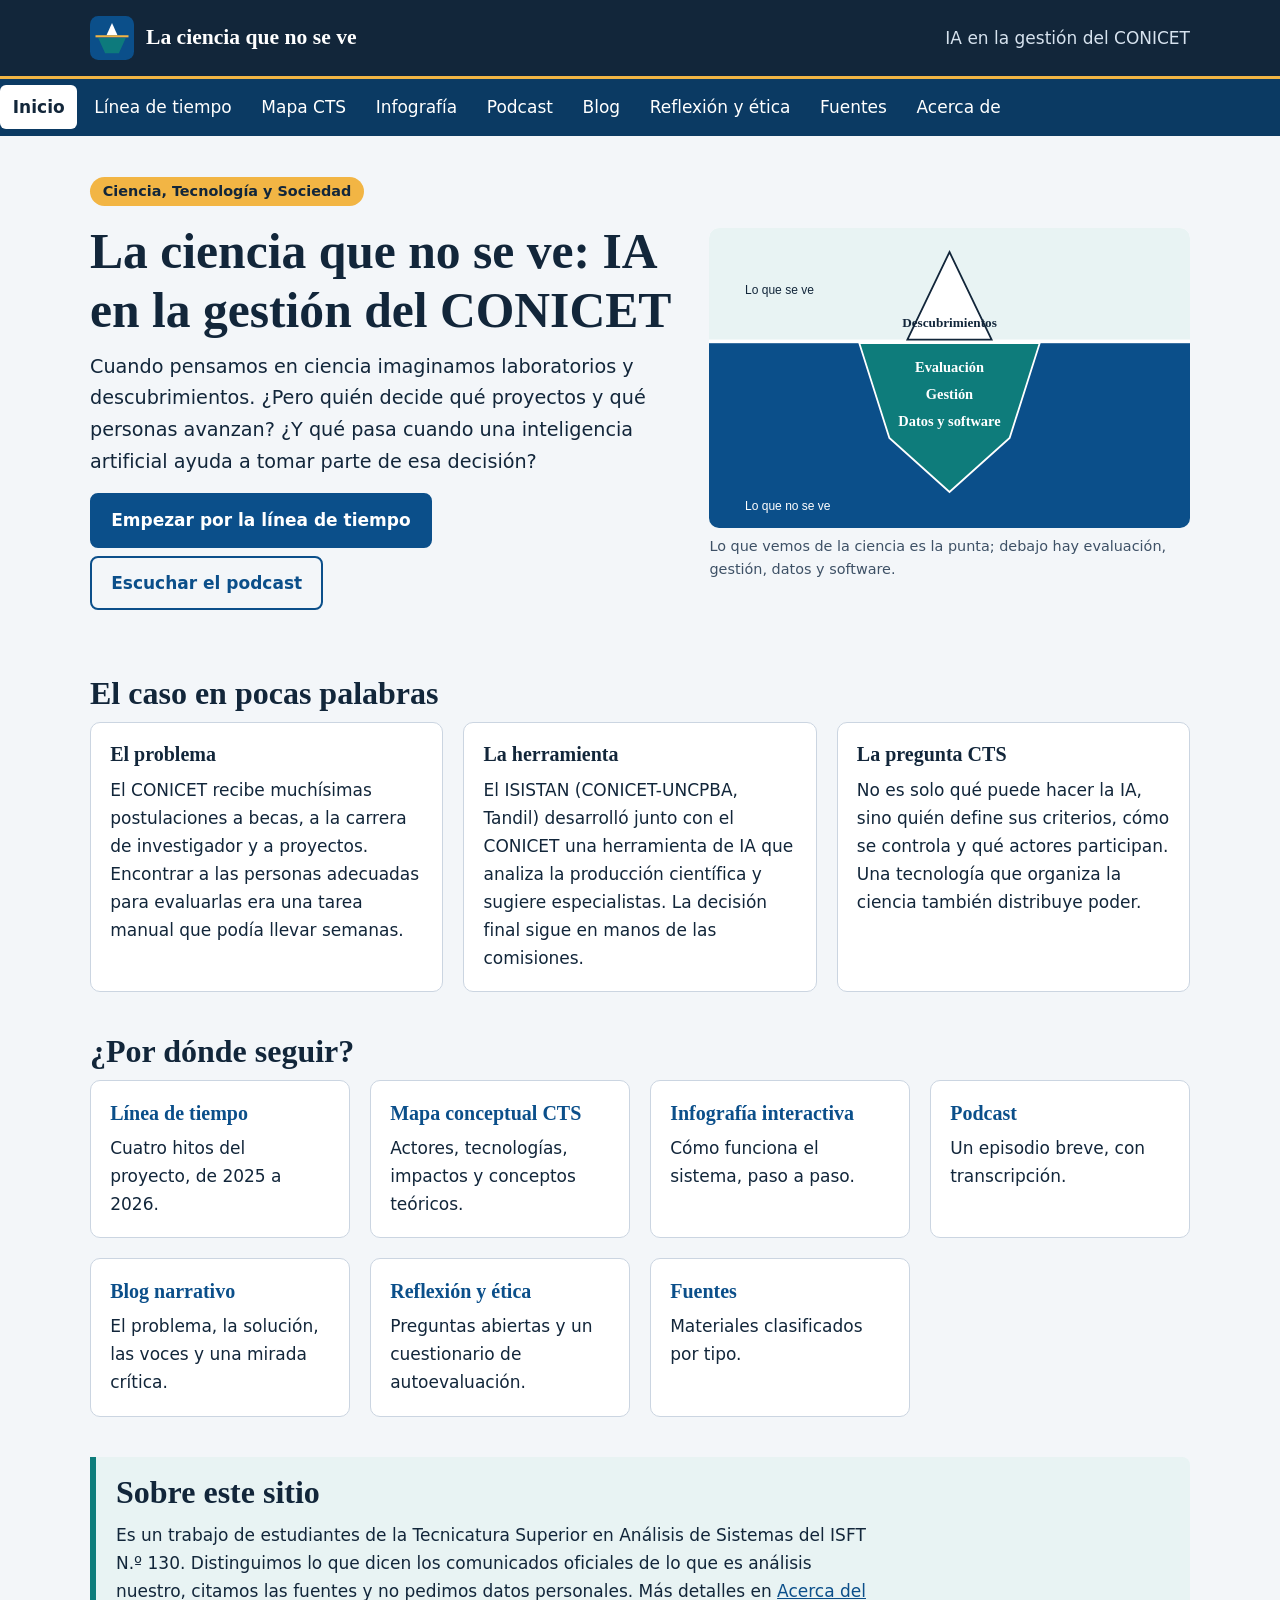
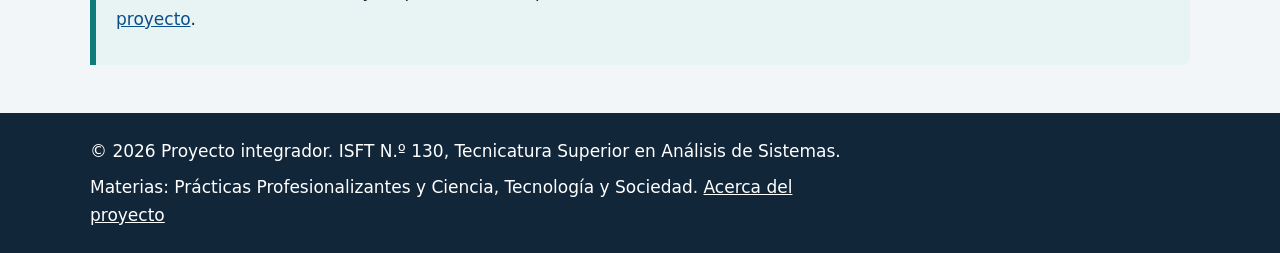
<file: index.html>
<!DOCTYPE html>
<html lang="es">
<head>
  <meta charset="UTF-8">
  <meta name="viewport" content="width=device-width, initial-scale=1.0">
  <title>Inicio | La ciencia que no se ve</title>
  <meta name="description" content="Sitio multimedia sobre cómo el CONICET usa inteligencia artificial para gestionar la ciencia: línea de tiempo, mapa conceptual, infografía, podcast y análisis CTS.">
  <meta name="robots" content="index, follow">
  <!-- Reemplazar TU-USUARIO por el usuario de GitHub al publicar el sitio -->
  <link rel="canonical" href="https://villalvaernesto.github.io/la-ciencia-que-no-se-ve/index.html">
  <link rel="icon" href="img/favicon.svg" type="image/svg+xml">
  <link rel="stylesheet" href="css/estilos.css">
  <meta property="og:type" content="website">
  <meta property="og:locale" content="es_AR">
  <meta property="og:title" content="Inicio | La ciencia que no se ve">
  <meta property="og:description" content="Sitio multimedia sobre cómo el CONICET usa inteligencia artificial para gestionar la ciencia: línea de tiempo, mapa conceptual, infografía, podcast y análisis CTS.">
  <meta property="og:url" content="https://villalvaernesto.github.io/la-ciencia-que-no-se-ve/index.html">
  <meta property="og:image" content="https://villalvaernesto.github.io/la-ciencia-que-no-se-ve/img/og-portada.png">
  <script src="js/sitio.js" defer></script>
</head>
<body>
  <a class="salto" href="#contenido">Saltar al contenido principal</a>

  <header class="cabecera">
    <div class="contenedor cabecera__interior">
      <a class="marca" href="index.html"><img src="img/logo.svg" alt="" width="44" height="44"><span>La ciencia que no se ve</span></a>
      <p class="lema">IA en la gestión del CONICET</p>
    </div>
    <nav class="menu" aria-label="Navegación principal">
      <ul class="contenedor">
        <li><a href="index.html" aria-current="page">Inicio</a></li>
        <li><a href="linea-de-tiempo.html">Línea de tiempo</a></li>
        <li><a href="mapa-conceptual.html">Mapa CTS</a></li>
        <li><a href="infografia.html">Infografía</a></li>
        <li><a href="podcast.html">Podcast</a></li>
        <li><a href="blog.html">Blog</a></li>
        <li><a href="reflexion.html">Reflexión y ética</a></li>
        <li><a href="fuentes.html">Fuentes</a></li>
        <li><a href="acerca.html">Acerca de</a></li>
      </ul>
    </nav>
  </header>

  <main id="contenido">

    <section class="hero contenedor" aria-labelledby="titulo-inicio">
      <div>
        <p class="etiqueta">Ciencia, Tecnología y Sociedad</p>
        <h1 id="titulo-inicio">La ciencia que no se ve: IA en la gestión del CONICET</h1>
        <p class="bajada">Cuando pensamos en ciencia imaginamos laboratorios y descubrimientos. ¿Pero quién decide qué proyectos y qué personas avanzan? ¿Y qué pasa cuando una inteligencia artificial ayuda a tomar parte de esa decisión?</p>
        <p>
          <a class="boton" href="linea-de-tiempo.html">Empezar por la línea de tiempo</a>
          <a class="boton boton--secundario" href="podcast.html">Escuchar el podcast</a>
        </p>
      </div>
      <figure>
        <img src="img/iceberg.svg" alt="Dibujo de un iceberg. La punta, sobre el agua, dice Descubrimientos. La masa grande bajo el agua dice Evaluación, Gestión, Datos y software." width="800" height="500">
        <figcaption>Lo que vemos de la ciencia es la punta; debajo hay evaluación, gestión, datos y software.</figcaption>
      </figure>
    </section>

    <section class="contenedor" aria-labelledby="titulo-caso">
      <h2 id="titulo-caso">El caso en pocas palabras</h2>
      <div class="tarjetas">
        <article class="tarjeta">
          <h3>El problema</h3>
          <p>El CONICET recibe muchísimas postulaciones a becas, a la carrera de investigador y a proyectos. Encontrar a las personas adecuadas para evaluarlas era una tarea manual que podía llevar semanas.</p>
        </article>
        <article class="tarjeta">
          <h3>La herramienta</h3>
          <p>El ISISTAN (CONICET-UNCPBA, Tandil) desarrolló junto con el CONICET una herramienta de IA que analiza la producción científica y sugiere especialistas. La decisión final sigue en manos de las comisiones.</p>
        </article>
        <article class="tarjeta">
          <h3>La pregunta CTS</h3>
          <p>No es solo qué puede hacer la IA, sino quién define sus criterios, cómo se controla y qué actores participan. Una tecnología que organiza la ciencia también distribuye poder.</p>
        </article>
      </div>
    </section>

    <section class="contenedor" aria-labelledby="titulo-menu">
      <h2 id="titulo-menu">¿Por dónde seguir?</h2>
      <ul class="tarjetas">
        <li class="tarjeta tarjeta--enlace"><a href="linea-de-tiempo.html"><h3>Línea de tiempo</h3><span>Cuatro hitos del proyecto, de 2025 a 2026.</span></a></li>
        <li class="tarjeta tarjeta--enlace"><a href="mapa-conceptual.html"><h3>Mapa conceptual CTS</h3><span>Actores, tecnologías, impactos y conceptos teóricos.</span></a></li>
        <li class="tarjeta tarjeta--enlace"><a href="infografia.html"><h3>Infografía interactiva</h3><span>Cómo funciona el sistema, paso a paso.</span></a></li>
        <li class="tarjeta tarjeta--enlace"><a href="podcast.html"><h3>Podcast</h3><span>Un episodio breve, con transcripción.</span></a></li>
        <li class="tarjeta tarjeta--enlace"><a href="blog.html"><h3>Blog narrativo</h3><span>El problema, la solución, las voces y una mirada crítica.</span></a></li>
        <li class="tarjeta tarjeta--enlace"><a href="reflexion.html"><h3>Reflexión y ética</h3><span>Preguntas abiertas y un cuestionario de autoevaluación.</span></a></li>
        <li class="tarjeta tarjeta--enlace"><a href="fuentes.html"><h3>Fuentes</h3><span>Materiales clasificados por tipo.</span></a></li>
      </ul>
    </section>

    <aside class="contenedor nota" aria-labelledby="titulo-nota">
      <h2 id="titulo-nota">Sobre este sitio</h2>
      <p>Es un trabajo de estudiantes de la Tecnicatura Superior en Análisis de Sistemas del ISFT N.º 130. Distinguimos lo que dicen los comunicados oficiales de lo que es análisis nuestro, citamos las fuentes y no pedimos datos personales. Más detalles en <a href="acerca.html">Acerca del proyecto</a>.</p>
    </aside>

  </main>

  <footer class="pie">
    <div class="contenedor pie__interior">
      <p>© 2026 Proyecto integrador. ISFT N.º 130, Tecnicatura Superior en Análisis de Sistemas.</p>
      <p>Materias: Prácticas Profesionalizantes y Ciencia, Tecnología y Sociedad. <a href="acerca.html">Acerca del proyecto</a></p>
    </div>
  </footer>
</body>
</html>
</file>
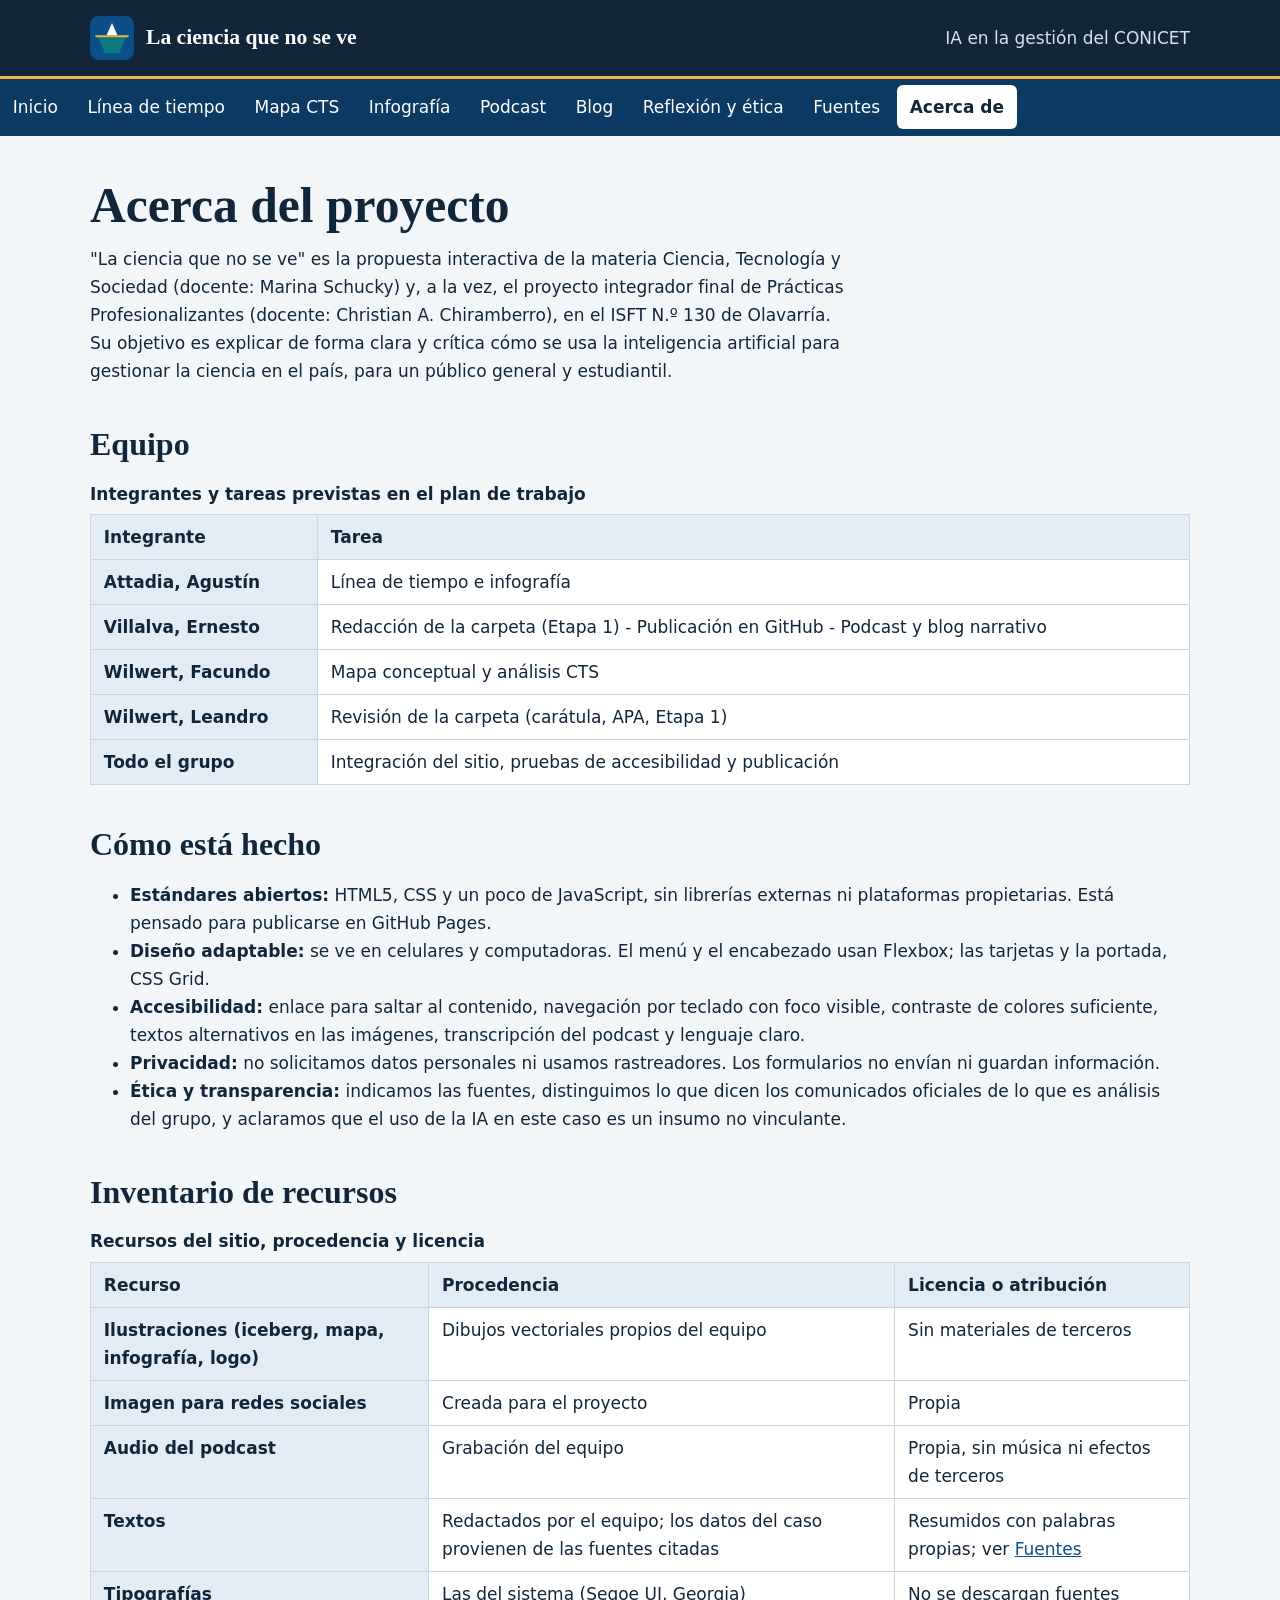
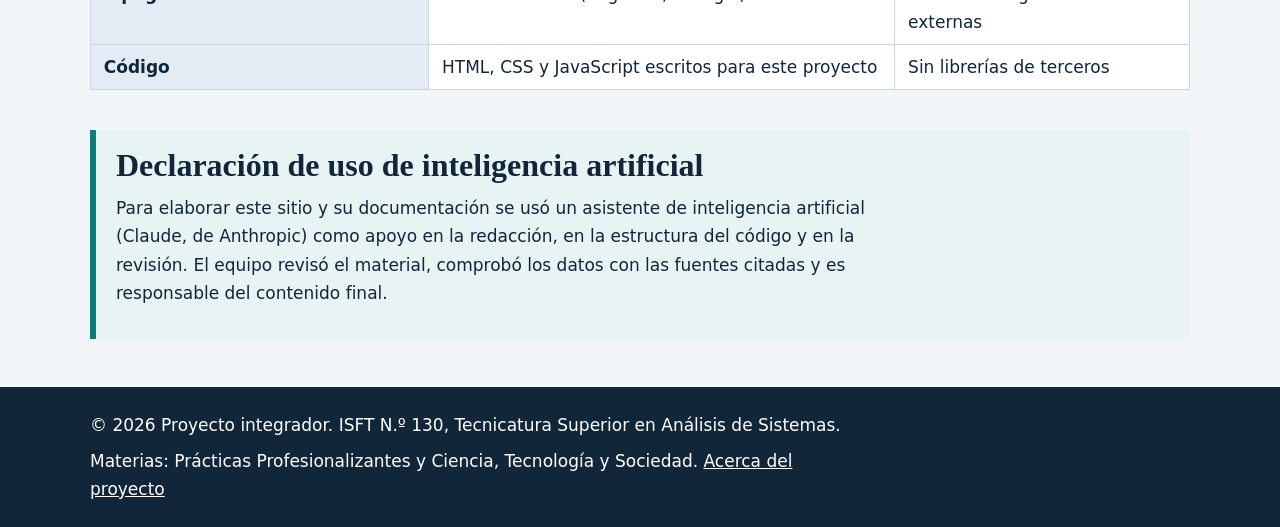
<file: acerca.html>
<!DOCTYPE html>
<html lang="es">
<head>
  <meta charset="UTF-8">
  <meta name="viewport" content="width=device-width, initial-scale=1.0">
  <title>Acerca del proyecto | La ciencia que no se ve</title>
  <meta name="description" content="Equipo, objetivos, accesibilidad, privacidad, inventario de recursos y declaración de uso de inteligencia artificial del proyecto La ciencia que no se ve.">
  <meta name="robots" content="index, follow">
  <link rel="canonical" href="https://villalvaernesto.github.io/la-ciencia-que-no-se-ve/acerca.html">
  <link rel="icon" href="img/favicon.svg" type="image/svg+xml">
  <link rel="stylesheet" href="css/estilos.css">
  <meta property="og:type" content="website">
  <meta property="og:locale" content="es_AR">
  <meta property="og:title" content="Acerca del proyecto | La ciencia que no se ve">
  <meta property="og:description" content="Equipo, objetivos, accesibilidad, privacidad, inventario de recursos y declaración de uso de inteligencia artificial del proyecto La ciencia que no se ve.">
  <meta property="og:url" content="https://villalvaernesto.github.io/la-ciencia-que-no-se-ve/acerca.html">
  <meta property="og:image" content="https://villalvaernesto.github.io/la-ciencia-que-no-se-ve/img/og-portada.png">
  <script src="js/sitio.js" defer></script>
</head>
<body>
  <a class="salto" href="#contenido">Saltar al contenido principal</a>

  <header class="cabecera">
    <div class="contenedor cabecera__interior">
      <a class="marca" href="index.html"><img src="img/logo.svg" alt="" width="44" height="44"><span>La ciencia que no se ve</span></a>
      <p class="lema">IA en la gestión del CONICET</p>
    </div>
    <nav class="menu" aria-label="Navegación principal">
      <ul class="contenedor">
        <li><a href="index.html">Inicio</a></li>
        <li><a href="linea-de-tiempo.html">Línea de tiempo</a></li>
        <li><a href="mapa-conceptual.html">Mapa CTS</a></li>
        <li><a href="infografia.html">Infografía</a></li>
        <li><a href="podcast.html">Podcast</a></li>
        <li><a href="blog.html">Blog</a></li>
        <li><a href="reflexion.html">Reflexión y ética</a></li>
        <li><a href="fuentes.html">Fuentes</a></li>
        <li><a href="acerca.html" aria-current="page">Acerca de</a></li>
      </ul>
    </nav>
  </header>

  <main id="contenido" class="contenedor">

    <section aria-labelledby="titulo-acerca">
      <h1 id="titulo-acerca">Acerca del proyecto</h1>
      <p>"La ciencia que no se ve" es la propuesta interactiva de la materia Ciencia, Tecnología y Sociedad (docente: Marina Schucky) y, a la vez, el proyecto integrador final de Prácticas Profesionalizantes (docente: Christian A. Chiramberro), en el ISFT N.º 130 de Olavarría. Su objetivo es explicar de forma clara y crítica cómo se usa la inteligencia artificial para gestionar la ciencia en el país, para un público general y estudiantil.</p>
    </section>

    <section aria-labelledby="titulo-equipo">
      <h2 id="titulo-equipo">Equipo</h2>
      <div class="tabla-scroll">
        <table>
          <caption>Integrantes y tareas previstas en el plan de trabajo</caption>
          <thead><tr><th scope="col">Integrante</th><th scope="col">Tarea</th></tr></thead>
          <tbody>
            <tr><th scope="row">Attadia, Agustín</th><td>Línea de tiempo e infografía</td></tr>
            <tr><th scope="row">Villalva, Ernesto</th><td>Redacción de la carpeta (Etapa 1) - Publicación en GitHub - Podcast y blog narrativo</td></tr>
            <tr><th scope="row">Wilwert, Facundo</th><td>Mapa conceptual y análisis CTS</td></tr>
            <tr><th scope="row">Wilwert, Leandro</th><td>Revisión de la carpeta (carátula, APA, Etapa 1)</td></tr>
            <tr><th scope="row">Todo el grupo</th><td>Integración del sitio, pruebas de accesibilidad y publicación</td></tr>
          </tbody>
        </table>
      </div>
    </section>

    <section aria-labelledby="titulo-tecnica">
      <h2 id="titulo-tecnica">Cómo está hecho</h2>
      <ul>
        <li><strong>Estándares abiertos:</strong> HTML5, CSS y un poco de JavaScript, sin librerías externas ni plataformas propietarias. Está pensado para publicarse en GitHub Pages.</li>
        <li><strong>Diseño adaptable:</strong> se ve en celulares y computadoras. El menú y el encabezado usan Flexbox; las tarjetas y la portada, CSS Grid.</li>
        <li><strong>Accesibilidad:</strong> enlace para saltar al contenido, navegación por teclado con foco visible, contraste de colores suficiente, textos alternativos en las imágenes, transcripción del podcast y lenguaje claro.</li>
        <li><strong>Privacidad:</strong> no solicitamos datos personales ni usamos rastreadores. Los formularios no envían ni guardan información.</li>
        <li><strong>Ética y transparencia:</strong> indicamos las fuentes, distinguimos lo que dicen los comunicados oficiales de lo que es análisis del grupo, y aclaramos que el uso de la IA en este caso es un insumo no vinculante.</li>
      </ul>
    </section>

    <section aria-labelledby="titulo-recursos">
      <h2 id="titulo-recursos">Inventario de recursos</h2>
      <div class="tabla-scroll">
        <table>
          <caption>Recursos del sitio, procedencia y licencia</caption>
          <thead><tr><th scope="col">Recurso</th><th scope="col">Procedencia</th><th scope="col">Licencia o atribución</th></tr></thead>
          <tbody>
            <tr><th scope="row">Ilustraciones (iceberg, mapa, infografía, logo)</th><td>Dibujos vectoriales propios del equipo</td><td>Sin materiales de terceros</td></tr>
            <tr><th scope="row">Imagen para redes sociales</th><td>Creada para el proyecto</td><td>Propia</td></tr>
            <tr><th scope="row">Audio del podcast</th><td>Grabación del equipo</td><td>Propia, sin música ni efectos de terceros</td></tr>
            <tr><th scope="row">Textos</th><td>Redactados por el equipo; los datos del caso provienen de las fuentes citadas</td><td>Resumidos con palabras propias; ver <a href="fuentes.html">Fuentes</a></td></tr>
            <tr><th scope="row">Tipografías</th><td>Las del sistema (Segoe UI, Georgia)</td><td>No se descargan fuentes externas</td></tr>
            <tr><th scope="row">Código</th><td>HTML, CSS y JavaScript escritos para este proyecto</td><td>Sin librerías de terceros</td></tr>
          </tbody>
        </table>
      </div>
    </section>

    <section class="nota" aria-labelledby="titulo-ia">
      <h2 id="titulo-ia">Declaración de uso de inteligencia artificial</h2>
      <p>Para elaborar este sitio y su documentación se usó un asistente de inteligencia artificial (Claude, de Anthropic) como apoyo en la redacción, en la estructura del código y en la revisión. El equipo revisó el material, comprobó los datos con las fuentes citadas y es responsable del contenido final.</p>
    </section>

  </main>

  <footer class="pie">
    <div class="contenedor pie__interior">
      <p>© 2026 Proyecto integrador. ISFT N.º 130, Tecnicatura Superior en Análisis de Sistemas.</p>
      <p>Materias: Prácticas Profesionalizantes y Ciencia, Tecnología y Sociedad. <a href="acerca.html">Acerca del proyecto</a></p>
    </div>
  </footer>
</body>
</html>
</file>
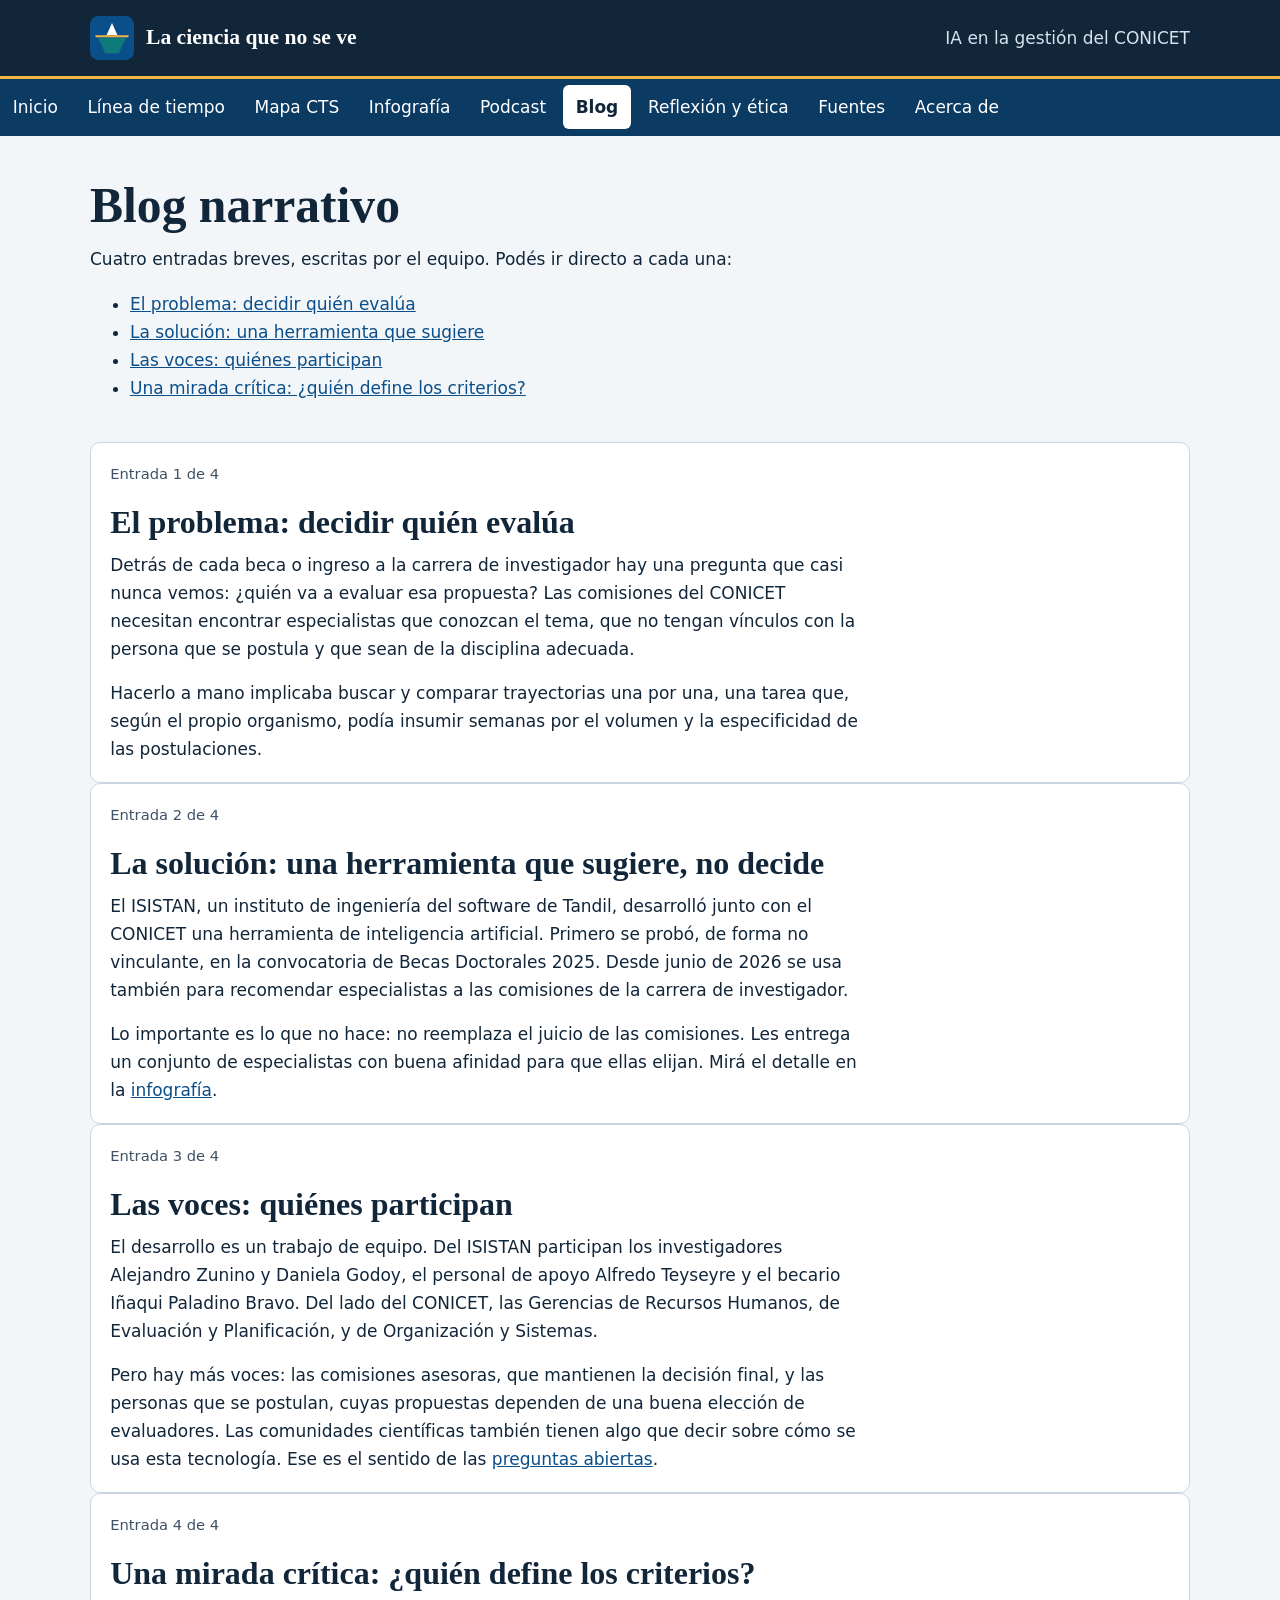
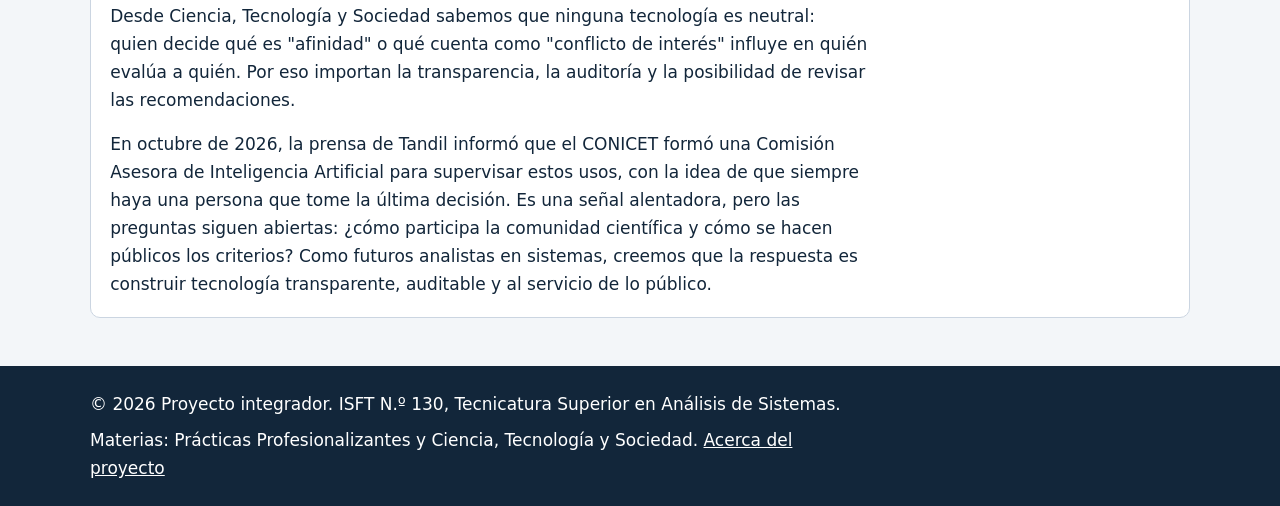
<file: blog.html>
<!DOCTYPE html>
<html lang="es">
<head>
  <meta charset="UTF-8">
  <meta name="viewport" content="width=device-width, initial-scale=1.0">
  <title>Blog narrativo | La ciencia que no se ve</title>
  <meta name="description" content="Cuatro entradas breves sobre el uso de inteligencia artificial en la gestión del CONICET: el problema, la solución, las voces involucradas y una reflexión crítica.">
  <meta name="robots" content="index, follow">
  <link rel="canonical" href="https://villalvaernesto.github.io/la-ciencia-que-no-se-ve/blog.html">
  <link rel="icon" href="img/favicon.svg" type="image/svg+xml">
  <link rel="stylesheet" href="css/estilos.css">
  <meta property="og:type" content="website">
  <meta property="og:locale" content="es_AR">
  <meta property="og:title" content="Blog narrativo | La ciencia que no se ve">
  <meta property="og:description" content="Cuatro entradas breves sobre el uso de inteligencia artificial en la gestión del CONICET: el problema, la solución, las voces involucradas y una reflexión crítica.">
  <meta property="og:url" content="https://villalvaernesto.github.io/la-ciencia-que-no-se-ve/blog.html">
  <meta property="og:image" content="https://villalvaernesto.github.io/la-ciencia-que-no-se-ve/img/og-portada.png">
  <script src="js/sitio.js" defer></script>
</head>
<body>
  <a class="salto" href="#contenido">Saltar al contenido principal</a>

  <header class="cabecera">
    <div class="contenedor cabecera__interior">
      <a class="marca" href="index.html"><img src="img/logo.svg" alt="" width="44" height="44"><span>La ciencia que no se ve</span></a>
      <p class="lema">IA en la gestión del CONICET</p>
    </div>
    <nav class="menu" aria-label="Navegación principal">
      <ul class="contenedor">
        <li><a href="index.html">Inicio</a></li>
        <li><a href="linea-de-tiempo.html">Línea de tiempo</a></li>
        <li><a href="mapa-conceptual.html">Mapa CTS</a></li>
        <li><a href="infografia.html">Infografía</a></li>
        <li><a href="podcast.html">Podcast</a></li>
        <li><a href="blog.html" aria-current="page">Blog</a></li>
        <li><a href="reflexion.html">Reflexión y ética</a></li>
        <li><a href="fuentes.html">Fuentes</a></li>
        <li><a href="acerca.html">Acerca de</a></li>
      </ul>
    </nav>
  </header>

  <main id="contenido" class="contenedor">

    <section aria-labelledby="titulo-blog">
      <h1 id="titulo-blog">Blog narrativo</h1>
      <p>Cuatro entradas breves, escritas por el equipo. Podés ir directo a cada una:</p>
      <ul>
        <li><a href="#entrada-1">El problema: decidir quién evalúa</a></li>
        <li><a href="#entrada-2">La solución: una herramienta que sugiere</a></li>
        <li><a href="#entrada-3">Las voces: quiénes participan</a></li>
        <li><a href="#entrada-4">Una mirada crítica: ¿quién define los criterios?</a></li>
      </ul>
    </section>

    <article id="entrada-1" class="tarjeta">
      <header><p class="ayuda">Entrada 1 de 4</p><h2>El problema: decidir quién evalúa</h2></header>
      <p>Detrás de cada beca o ingreso a la carrera de investigador hay una pregunta que casi nunca vemos: ¿quién va a evaluar esa propuesta? Las comisiones del CONICET necesitan encontrar especialistas que conozcan el tema, que no tengan vínculos con la persona que se postula y que sean de la disciplina adecuada.</p>
      <p>Hacerlo a mano implicaba buscar y comparar trayectorias una por una, una tarea que, según el propio organismo, podía insumir semanas por el volumen y la especificidad de las postulaciones.</p>
    </article>

    <article id="entrada-2" class="tarjeta">
      <header><p class="ayuda">Entrada 2 de 4</p><h2>La solución: una herramienta que sugiere, no decide</h2></header>
      <p>El ISISTAN, un instituto de ingeniería del software de Tandil, desarrolló junto con el CONICET una herramienta de inteligencia artificial. Primero se probó, de forma no vinculante, en la convocatoria de Becas Doctorales 2025. Desde junio de 2026 se usa también para recomendar especialistas a las comisiones de la carrera de investigador.</p>
      <p>Lo importante es lo que no hace: no reemplaza el juicio de las comisiones. Les entrega un conjunto de especialistas con buena afinidad para que ellas elijan. Mirá el detalle en la <a href="infografia.html">infografía</a>.</p>
    </article>

    <article id="entrada-3" class="tarjeta">
      <header><p class="ayuda">Entrada 3 de 4</p><h2>Las voces: quiénes participan</h2></header>
      <p>El desarrollo es un trabajo de equipo. Del ISISTAN participan los investigadores Alejandro Zunino y Daniela Godoy, el personal de apoyo Alfredo Teyseyre y el becario Iñaqui Paladino Bravo. Del lado del CONICET, las Gerencias de Recursos Humanos, de Evaluación y Planificación, y de Organización y Sistemas.</p>
      <p>Pero hay más voces: las comisiones asesoras, que mantienen la decisión final, y las personas que se postulan, cuyas propuestas dependen de una buena elección de evaluadores. Las comunidades científicas también tienen algo que decir sobre cómo se usa esta tecnología. Ese es el sentido de las <a href="reflexion.html">preguntas abiertas</a>.</p>
    </article>

    <article id="entrada-4" class="tarjeta">
      <header><p class="ayuda">Entrada 4 de 4</p><h2>Una mirada crítica: ¿quién define los criterios?</h2></header>
      <p>Desde Ciencia, Tecnología y Sociedad sabemos que ninguna tecnología es neutral: quien decide qué es "afinidad" o qué cuenta como "conflicto de interés" influye en quién evalúa a quién. Por eso importan la transparencia, la auditoría y la posibilidad de revisar las recomendaciones.</p>
      <p>En octubre de 2026, la prensa de Tandil informó que el CONICET formó una Comisión Asesora de Inteligencia Artificial para supervisar estos usos, con la idea de que siempre haya una persona que tome la última decisión. Es una señal alentadora, pero las preguntas siguen abiertas: ¿cómo participa la comunidad científica y cómo se hacen públicos los criterios? Como futuros analistas en sistemas, creemos que la respuesta es construir tecnología transparente, auditable y al servicio de lo público.</p>
    </article>

  </main>

  <footer class="pie">
    <div class="contenedor pie__interior">
      <p>© 2026 Proyecto integrador. ISFT N.º 130, Tecnicatura Superior en Análisis de Sistemas.</p>
      <p>Materias: Prácticas Profesionalizantes y Ciencia, Tecnología y Sociedad. <a href="acerca.html">Acerca del proyecto</a></p>
    </div>
  </footer>
</body>
</html>
</file>
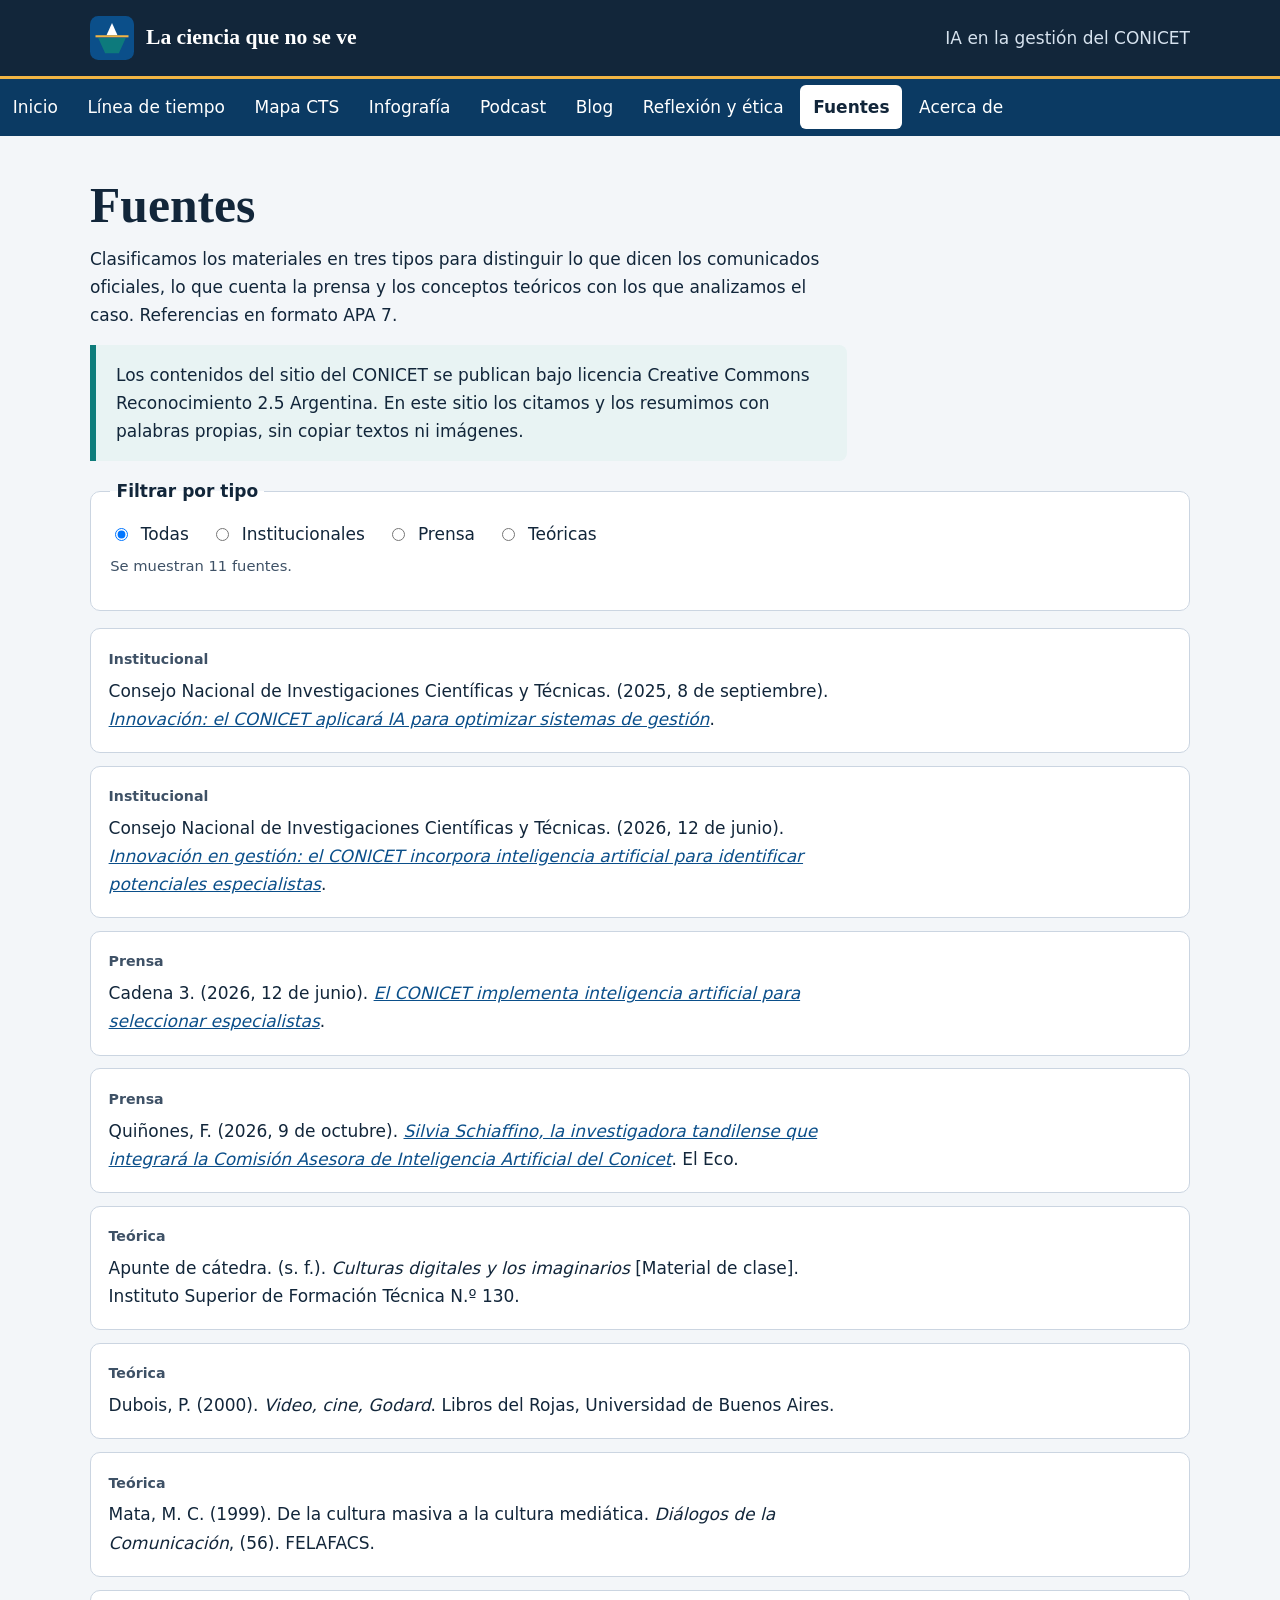
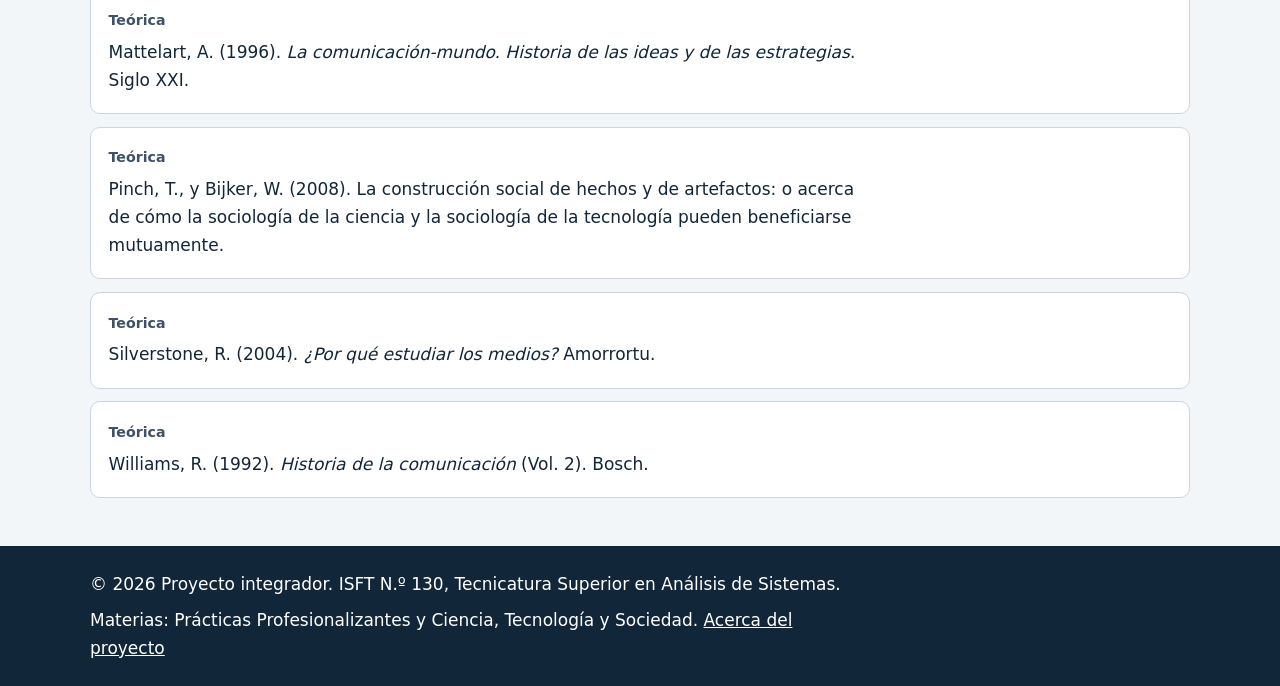
<file: fuentes.html>
<!DOCTYPE html>
<html lang="es">
<head>
  <meta charset="UTF-8">
  <meta name="viewport" content="width=device-width, initial-scale=1.0">
  <title>Fuentes | La ciencia que no se ve</title>
  <meta name="description" content="Repositorio de fuentes institucionales, periodísticas y teóricas utilizadas en el sitio, con filtro por tipo.">
  <meta name="robots" content="index, follow">
  <link rel="canonical" href="https://villalvaernesto.github.io/la-ciencia-que-no-se-ve/fuentes.html">
  <link rel="icon" href="img/favicon.svg" type="image/svg+xml">
  <link rel="stylesheet" href="css/estilos.css">
  <meta property="og:type" content="website">
  <meta property="og:locale" content="es_AR">
  <meta property="og:title" content="Fuentes | La ciencia que no se ve">
  <meta property="og:description" content="Repositorio de fuentes institucionales, periodísticas y teóricas utilizadas en el sitio, con filtro por tipo.">
  <meta property="og:url" content="https://villalvaernesto.github.io/la-ciencia-que-no-se-ve/fuentes.html">
  <meta property="og:image" content="https://villalvaernesto.github.io/la-ciencia-que-no-se-ve/img/og-portada.png">
  <script src="js/sitio.js" defer></script>
</head>
<body>
  <a class="salto" href="#contenido">Saltar al contenido principal</a>

  <header class="cabecera">
    <div class="contenedor cabecera__interior">
      <a class="marca" href="index.html"><img src="img/logo.svg" alt="" width="44" height="44"><span>La ciencia que no se ve</span></a>
      <p class="lema">IA en la gestión del CONICET</p>
    </div>
    <nav class="menu" aria-label="Navegación principal">
      <ul class="contenedor">
        <li><a href="index.html">Inicio</a></li>
        <li><a href="linea-de-tiempo.html">Línea de tiempo</a></li>
        <li><a href="mapa-conceptual.html">Mapa CTS</a></li>
        <li><a href="infografia.html">Infografía</a></li>
        <li><a href="podcast.html">Podcast</a></li>
        <li><a href="blog.html">Blog</a></li>
        <li><a href="reflexion.html">Reflexión y ética</a></li>
        <li><a href="fuentes.html" aria-current="page">Fuentes</a></li>
        <li><a href="acerca.html">Acerca de</a></li>
      </ul>
    </nav>
  </header>

  <main id="contenido" class="contenedor">

    <section aria-labelledby="titulo-fuentes">
      <h1 id="titulo-fuentes">Fuentes</h1>
      <p>Clasificamos los materiales en tres tipos para distinguir lo que dicen los comunicados oficiales, lo que cuenta la prensa y los conceptos teóricos con los que analizamos el caso. Referencias en formato APA 7.</p>
      <p class="nota">Los contenidos del sitio del CONICET se publican bajo licencia Creative Commons Reconocimiento 2.5 Argentina. En este sitio los citamos y los resumimos con palabras propias, sin copiar textos ni imágenes.</p>

      <fieldset>
        <legend>Filtrar por tipo</legend>
        <div class="filtros">
          <label class="opcion"><input type="radio" name="tipo" value="todas" checked> Todas</label>
          <label class="opcion"><input type="radio" name="tipo" value="institucional"> Institucionales</label>
          <label class="opcion"><input type="radio" name="tipo" value="prensa"> Prensa</label>
          <label class="opcion"><input type="radio" name="tipo" value="teorico"> Teóricas</label>
        </div>
        <p id="estado-filtro" class="ayuda" role="status">Se muestran 11 fuentes.</p>
      </fieldset>

      <ul class="fuentes">
        <li class="fuente" data-tipo="institucional">
          <p><small>Institucional</small></p>
          <p>Consejo Nacional de Investigaciones Científicas y Técnicas. (2025, 8 de septiembre). <a href="https://www.conicet.gov.ar/innovacion-el-conicet-innova-y-aplicara-ia-para-optimizar-sistemas-de-gestion/"><em>Innovación: el CONICET aplicará IA para optimizar sistemas de gestión</em></a>.</p>
        </li>
        <li class="fuente" data-tipo="institucional">
          <p><small>Institucional</small></p>
          <p>Consejo Nacional de Investigaciones Científicas y Técnicas. (2026, 12 de junio). <a href="https://www.conicet.gov.ar/innovacion-en-gestion-el-conicet-incorpora-inteligencia-artificial-para-identificar-potenciales-especialistas/"><em>Innovación en gestión: el CONICET incorpora inteligencia artificial para identificar potenciales especialistas</em></a>.</p>
        </li>
        <li class="fuente" data-tipo="prensa">
          <p><small>Prensa</small></p>
          <p>Cadena 3. (2026, 12 de junio). <a href="https://www.cadena3.com/noticia/ciencia/el-conicet-implementa-inteligencia-artificial-para-seleccionar-especialistas_561827"><em>El CONICET implementa inteligencia artificial para seleccionar especialistas</em></a>.</p>
        </li>
        <li class="fuente" data-tipo="prensa">
          <p><small>Prensa</small></p>
          <p>Quiñones, F. (2026, 9 de octubre). <a href="https://www.eleco.com.ar/tecnologia/silvia-schiaffino-la-investigadora-tandilense-que-integrara-la-comision-asesora-de-inteligencia-artificial-del-conicet"><em>Silvia Schiaffino, la investigadora tandilense que integrará la Comisión Asesora de Inteligencia Artificial del Conicet</em></a>. El Eco.</p>
        </li>
        <li class="fuente" data-tipo="teorico">
          <p><small>Teórica</small></p>
          <p>Apunte de cátedra. (s. f.). <em>Culturas digitales y los imaginarios</em> [Material de clase]. Instituto Superior de Formación Técnica N.º 130.</p>
        </li>
        <li class="fuente" data-tipo="teorico">
          <p><small>Teórica</small></p>
          <p>Dubois, P. (2000). <em>Video, cine, Godard</em>. Libros del Rojas, Universidad de Buenos Aires.</p>
        </li>
        <li class="fuente" data-tipo="teorico">
          <p><small>Teórica</small></p>
          <p>Mata, M. C. (1999). De la cultura masiva a la cultura mediática. <em>Diálogos de la Comunicación</em>, (56). FELAFACS.</p>
        </li>
        <li class="fuente" data-tipo="teorico">
          <p><small>Teórica</small></p>
          <p>Mattelart, A. (1996). <em>La comunicación-mundo. Historia de las ideas y de las estrategias</em>. Siglo XXI.</p>
        </li>
        <li class="fuente" data-tipo="teorico">
          <p><small>Teórica</small></p>
          <p>Pinch, T., y Bijker, W. (2008). La construcción social de hechos y de artefactos: o acerca de cómo la sociología de la ciencia y la sociología de la tecnología pueden beneficiarse mutuamente.</p>
        </li>
        <li class="fuente" data-tipo="teorico">
          <p><small>Teórica</small></p>
          <p>Silverstone, R. (2004). <em>¿Por qué estudiar los medios?</em> Amorrortu.</p>
        </li>
        <li class="fuente" data-tipo="teorico">
          <p><small>Teórica</small></p>
          <p>Williams, R. (1992). <em>Historia de la comunicación</em> (Vol. 2). Bosch.</p>
        </li>
      </ul>
    </section>

  </main>

  <footer class="pie">
    <div class="contenedor pie__interior">
      <p>© 2026 Proyecto integrador. ISFT N.º 130, Tecnicatura Superior en Análisis de Sistemas.</p>
      <p>Materias: Prácticas Profesionalizantes y Ciencia, Tecnología y Sociedad. <a href="acerca.html">Acerca del proyecto</a></p>
    </div>
  </footer>
</body>
</html>
</file>
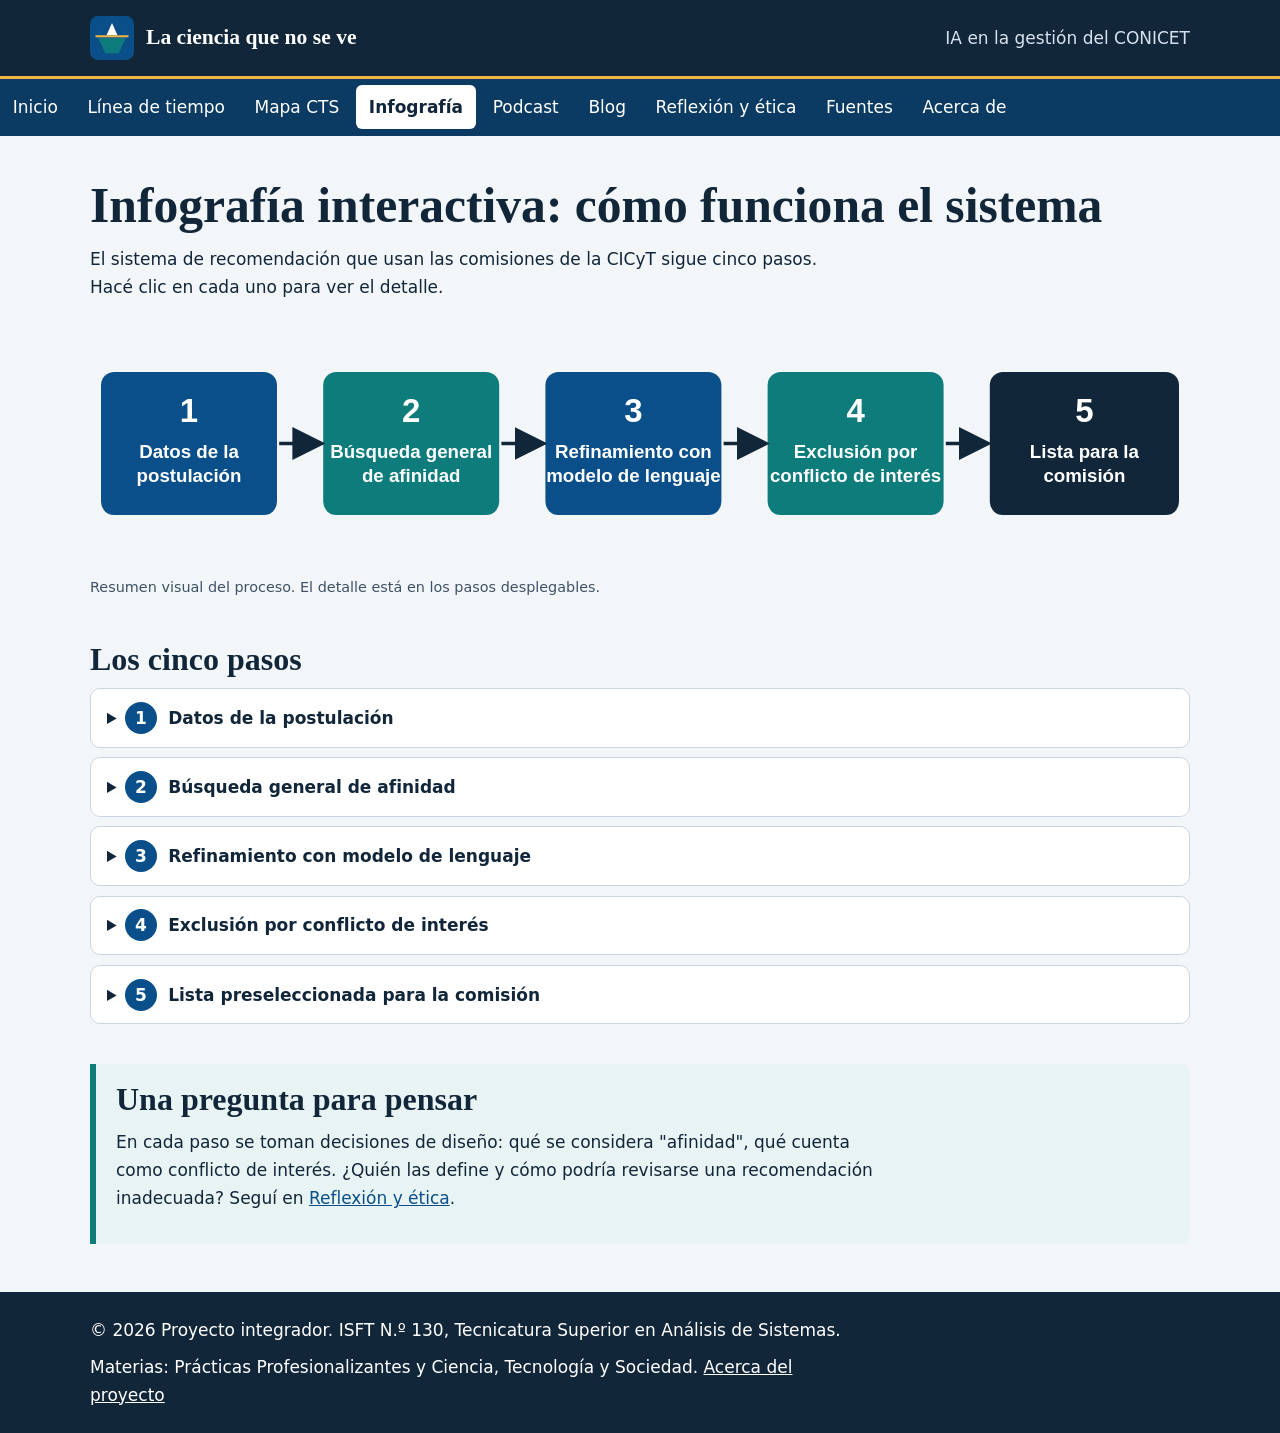
<file: infografia.html>
<!DOCTYPE html>
<html lang="es">
<head>
  <meta charset="UTF-8">
  <meta name="viewport" content="width=device-width, initial-scale=1.0">
  <title>Infografía interactiva | La ciencia que no se ve</title>
  <meta name="description" content="Cómo funciona el sistema de recomendación de especialistas del CONICET, explicado en cinco pasos desplegables.">
  <meta name="robots" content="index, follow">
  <link rel="canonical" href="https://villalvaernesto.github.io/la-ciencia-que-no-se-ve/infografia.html">
  <link rel="icon" href="img/favicon.svg" type="image/svg+xml">
  <link rel="stylesheet" href="css/estilos.css">
  <meta property="og:type" content="website">
  <meta property="og:locale" content="es_AR">
  <meta property="og:title" content="Infografía interactiva | La ciencia que no se ve">
  <meta property="og:description" content="Cómo funciona el sistema de recomendación de especialistas del CONICET, explicado en cinco pasos desplegables.">
  <meta property="og:url" content="https://villalvaernesto.github.io/la-ciencia-que-no-se-ve/infografia.html">
  <meta property="og:image" content="https://villalvaernesto.github.io/la-ciencia-que-no-se-ve/img/og-portada.png">
  <script src="js/sitio.js" defer></script>
</head>
<body>
  <a class="salto" href="#contenido">Saltar al contenido principal</a>

  <header class="cabecera">
    <div class="contenedor cabecera__interior">
      <a class="marca" href="index.html"><img src="img/logo.svg" alt="" width="44" height="44"><span>La ciencia que no se ve</span></a>
      <p class="lema">IA en la gestión del CONICET</p>
    </div>
    <nav class="menu" aria-label="Navegación principal">
      <ul class="contenedor">
        <li><a href="index.html">Inicio</a></li>
        <li><a href="linea-de-tiempo.html">Línea de tiempo</a></li>
        <li><a href="mapa-conceptual.html">Mapa CTS</a></li>
        <li><a href="infografia.html" aria-current="page">Infografía</a></li>
        <li><a href="podcast.html">Podcast</a></li>
        <li><a href="blog.html">Blog</a></li>
        <li><a href="reflexion.html">Reflexión y ética</a></li>
        <li><a href="fuentes.html">Fuentes</a></li>
        <li><a href="acerca.html">Acerca de</a></li>
      </ul>
    </nav>
  </header>

  <main id="contenido" class="contenedor">

    <section aria-labelledby="titulo-info">
      <h1 id="titulo-info">Infografía interactiva: cómo funciona el sistema</h1>
      <p>El sistema de recomendación que usan las comisiones de la CICyT sigue cinco pasos. Hacé clic en cada uno para ver el detalle.</p>
      <figure>
        <img src="img/infografia-flujo.svg" alt="Cinco cuadros conectados por flechas: 1 datos de la postulación, 2 búsqueda general de afinidad, 3 refinamiento con modelo de lenguaje, 4 exclusión por conflicto de interés, 5 lista para la comisión." width="1000" height="230">
        <figcaption>Resumen visual del proceso. El detalle está en los pasos desplegables.</figcaption>
      </figure>
    </section>

    <section aria-labelledby="titulo-pasos">
      <h2 id="titulo-pasos">Los cinco pasos</h2>
      <ol class="pasos">
        <li><details>
          <summary>Datos de la postulación</summary>
          <p>El sistema toma el plan de trabajo y los antecedentes de la persona que se postula, registrados en SIGEVA.</p>
        </details></li>
        <li><details>
          <summary>Búsqueda general de afinidad</summary>
          <p>Hace una comparación rápida de similitud semántica entre el perfil de la postulación y la producción de los especialistas del Banco de Pares Consultores.</p>
        </details></li>
        <li><details>
          <summary>Refinamiento con modelo de lenguaje</summary>
          <p>En una segunda etapa se analiza con más detalle el texto de las publicaciones para precisar qué tan bien se corresponden con la propuesta. Según la cobertura de Cadena 3 (2026), esta etapa usa un modelo de lenguaje.</p>
        </details></li>
        <li><details>
          <summary>Exclusión por conflicto de interés</summary>
          <p>El sistema aplica reglas para excluir a posibles evaluadores con incompatibilidades, por ejemplo directores, coautores o quienes trabajan en el mismo lugar.</p>
        </details></li>
        <li><details>
          <summary>Lista preseleccionada para la comisión</summary>
          <p>Las comisiones asesoras reciben un conjunto de especialistas con la mejor afinidad para cada postulación. La herramienta no decide: ofrece un insumo de apoyo y la elección sigue siendo humana.</p>
        </details></li>
      </ol>
    </section>

    <aside class="nota" aria-labelledby="titulo-critica">
      <h2 id="titulo-critica">Una pregunta para pensar</h2>
      <p>En cada paso se toman decisiones de diseño: qué se considera "afinidad", qué cuenta como conflicto de interés. ¿Quién las define y cómo podría revisarse una recomendación inadecuada? Seguí en <a href="reflexion.html">Reflexión y ética</a>.</p>
    </aside>

  </main>

  <footer class="pie">
    <div class="contenedor pie__interior">
      <p>© 2026 Proyecto integrador. ISFT N.º 130, Tecnicatura Superior en Análisis de Sistemas.</p>
      <p>Materias: Prácticas Profesionalizantes y Ciencia, Tecnología y Sociedad. <a href="acerca.html">Acerca del proyecto</a></p>
    </div>
  </footer>
</body>
</html>
</file>
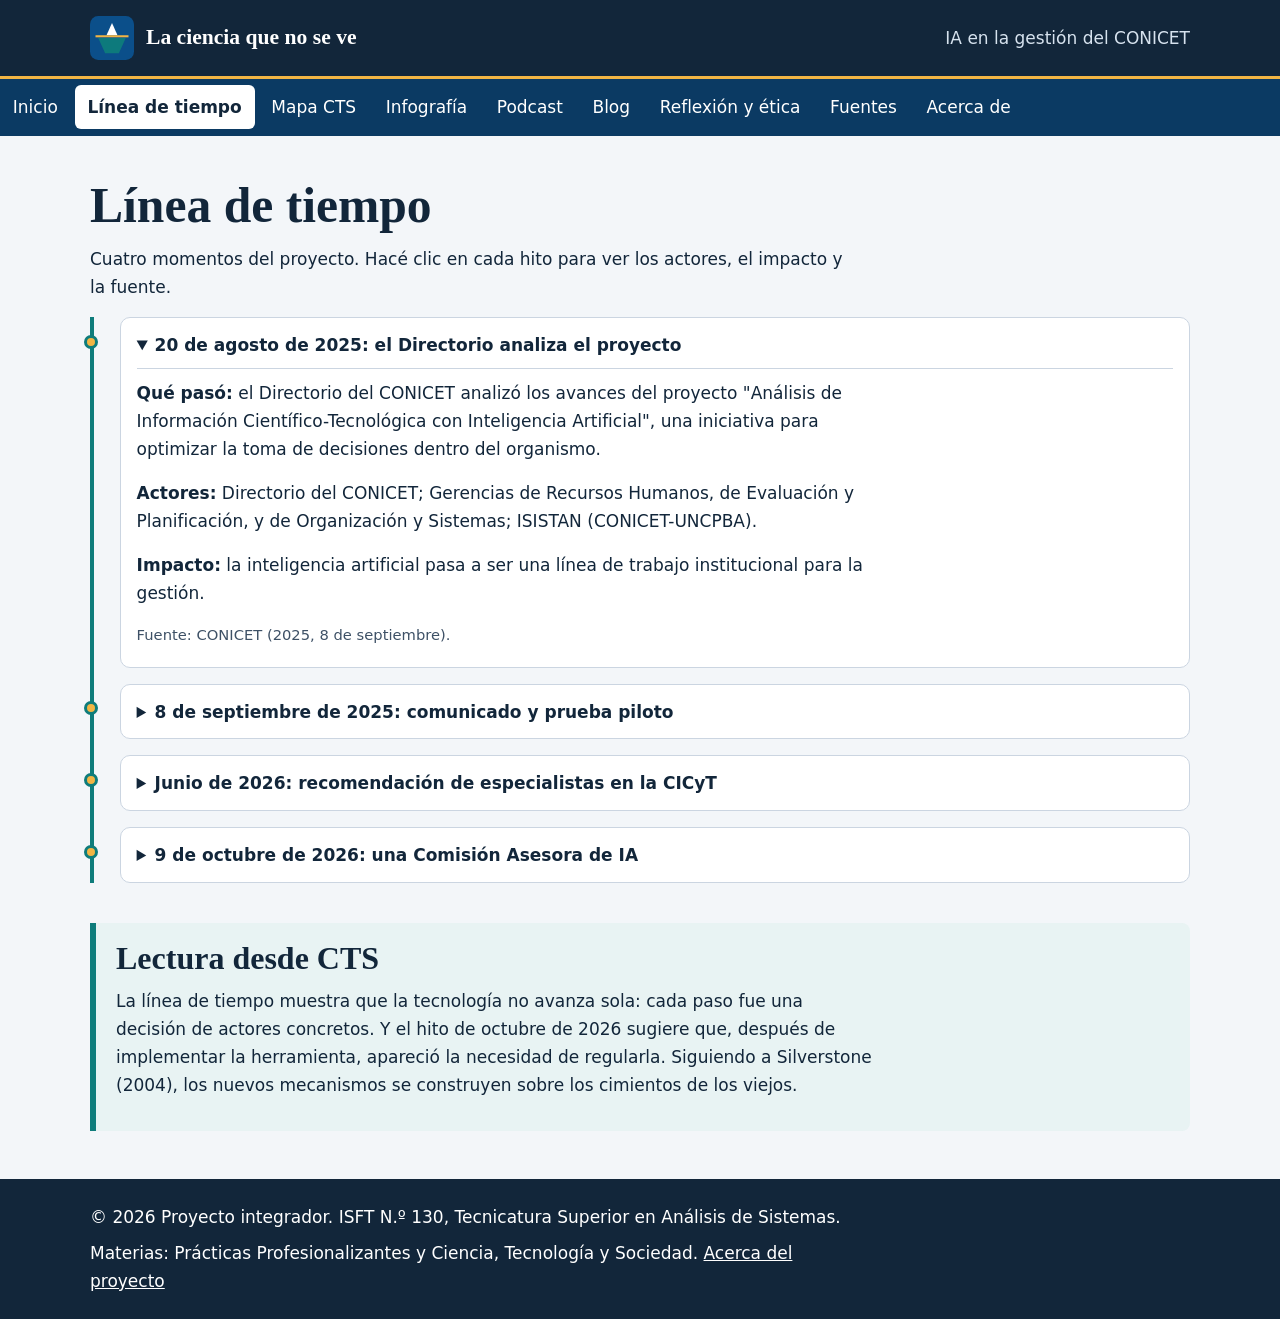
<file: linea-de-tiempo.html>
<!DOCTYPE html>
<html lang="es">
<head>
  <meta charset="UTF-8">
  <meta name="viewport" content="width=device-width, initial-scale=1.0">
  <title>Línea de tiempo | La ciencia que no se ve</title>
  <meta name="description" content="Cuatro hitos del uso de inteligencia artificial en la gestión del CONICET, entre agosto de 2025 y octubre de 2026.">
  <meta name="robots" content="index, follow">
  <link rel="canonical" href="https://villalvaernesto.github.io/la-ciencia-que-no-se-ve/linea-de-tiempo.html">
  <link rel="icon" href="img/favicon.svg" type="image/svg+xml">
  <link rel="stylesheet" href="css/estilos.css">
  <meta property="og:type" content="website">
  <meta property="og:locale" content="es_AR">
  <meta property="og:title" content="Línea de tiempo | La ciencia que no se ve">
  <meta property="og:description" content="Cuatro hitos del uso de inteligencia artificial en la gestión del CONICET, entre agosto de 2025 y octubre de 2026.">
  <meta property="og:url" content="https://villalvaernesto.github.io/la-ciencia-que-no-se-ve/linea-de-tiempo.html">
  <meta property="og:image" content="https://villalvaernesto.github.io/la-ciencia-que-no-se-ve/img/og-portada.png">
  <script src="js/sitio.js" defer></script>
</head>
<body>
  <a class="salto" href="#contenido">Saltar al contenido principal</a>

  <header class="cabecera">
    <div class="contenedor cabecera__interior">
      <a class="marca" href="index.html"><img src="img/logo.svg" alt="" width="44" height="44"><span>La ciencia que no se ve</span></a>
      <p class="lema">IA en la gestión del CONICET</p>
    </div>
    <nav class="menu" aria-label="Navegación principal">
      <ul class="contenedor">
        <li><a href="index.html">Inicio</a></li>
        <li><a href="linea-de-tiempo.html" aria-current="page">Línea de tiempo</a></li>
        <li><a href="mapa-conceptual.html">Mapa CTS</a></li>
        <li><a href="infografia.html">Infografía</a></li>
        <li><a href="podcast.html">Podcast</a></li>
        <li><a href="blog.html">Blog</a></li>
        <li><a href="reflexion.html">Reflexión y ética</a></li>
        <li><a href="fuentes.html">Fuentes</a></li>
        <li><a href="acerca.html">Acerca de</a></li>
      </ul>
    </nav>
  </header>

  <main id="contenido" class="contenedor">

    <section aria-labelledby="titulo-linea">
      <h1 id="titulo-linea">Línea de tiempo</h1>
      <p>Cuatro momentos del proyecto. Hacé clic en cada hito para ver los actores, el impacto y la fuente.</p>

      <ol class="linea">
        <li>
          <details open>
            <summary><time datetime="2025-08-20">20 de agosto de 2025</time>: el Directorio analiza el proyecto</summary>
            <p><strong>Qué pasó:</strong> el Directorio del CONICET analizó los avances del proyecto "Análisis de Información Científico-Tecnológica con Inteligencia Artificial", una iniciativa para optimizar la toma de decisiones dentro del organismo.</p>
            <p><strong>Actores:</strong> Directorio del CONICET; Gerencias de Recursos Humanos, de Evaluación y Planificación, y de Organización y Sistemas; ISISTAN (CONICET-UNCPBA).</p>
            <p><strong>Impacto:</strong> la inteligencia artificial pasa a ser una línea de trabajo institucional para la gestión.</p>
            <p class="ayuda">Fuente: CONICET (2025, 8 de septiembre).</p>
          </details>
        </li>
        <li>
          <details>
            <summary><time datetime="2025-09-08">8 de septiembre de 2025</time>: comunicado y prueba piloto</summary>
            <p><strong>Qué pasó:</strong> el CONICET dio a conocer una herramienta de IA que analiza producción científico-tecnológica usando como fuente principal el sistema SIGEVA, y anunció una prueba piloto no vinculante en la Convocatoria de Becas Doctorales 2025.</p>
            <p><strong>Actores:</strong> el equipo desarrollador del ISISTAN (Alejandro Zunino, Daniela Godoy, Alfredo Teyseyre e Iñaqui Paladino Bravo), las gerencias del CONICET y las comisiones asesoras.</p>
            <p><strong>Impacto:</strong> se aclaró que la IA no reemplaza el juicio de quienes evalúan: ofrece indicadores como insumo adicional y la evaluación sigue en manos de especialistas.</p>
            <p class="ayuda">Fuente: CONICET (2025, 8 de septiembre).</p>
          </details>
        </li>
        <li>
          <details>
            <summary><time datetime="2026-06">Junio de 2026</time>: recomendación de especialistas en la CICyT</summary>
            <p><strong>Qué pasó:</strong> en el proceso de ingresos a la Carrera del Investigador Científico y Tecnológico (CICyT), el CONICET implementó un sistema que sugiere especialistas para las comisiones evaluadoras. Antes, había que buscar y contrastar trayectorias manualmente, una tarea que insumía semanas.</p>
            <p><strong>Actores:</strong> las comisiones asesoras de la CICyT, las tres gerencias del CONICET y el ISISTAN. El sistema se apoya en el Repositorio Institucional, el BICYT y el Banco de Pares Consultores.</p>
            <p><strong>Impacto:</strong> búsqueda más ágil, detección automática de conflictos de interés y posibilidad de encontrar especialistas fuera de la disciplina de origen del postulante.</p>
            <p class="ayuda">Fuentes: CONICET (2026, 12 de junio); Cadena 3 (2026, 12 de junio).</p>
          </details>
        </li>
        <li>
          <details>
            <summary><time datetime="2026-10-09">9 de octubre de 2026</time>: una Comisión Asesora de IA</summary>
            <p><strong>Qué pasó:</strong> según una nota del diario El Eco de Tandil, el CONICET conformó una Comisión Asesora de Inteligencia Artificial para supervisar el uso de estas tecnologías en procesos administrativos y de gestión. La integra Silvia Schiaffino, vicedirectora del ISISTAN.</p>
            <p><strong>Actores:</strong> la comisión, el Directorio del CONICET y quienes propongan usar IA en el organismo, que deben presentar un proyecto para que se evalúen los riesgos.</p>
            <p><strong>Impacto:</strong> es una respuesta institucional a las preguntas sobre control y transparencia: la nota subraya que siempre debe haber una persona que tome la última decisión.</p>
            <p class="ayuda">Fuente: Quiñones (2026, 9 de octubre), El Eco. Este hito proviene de la prensa; no lo confirmamos en un comunicado oficial.</p>
          </details>
        </li>
      </ol>
    </section>

    <section class="nota" aria-labelledby="titulo-lectura">
      <h2 id="titulo-lectura">Lectura desde CTS</h2>
      <p>La línea de tiempo muestra que la tecnología no avanza sola: cada paso fue una decisión de actores concretos. Y el hito de octubre de 2026 sugiere que, después de implementar la herramienta, apareció la necesidad de regularla. Siguiendo a Silverstone (2004), los nuevos mecanismos se construyen sobre los cimientos de los viejos.</p>
    </section>

  </main>

  <footer class="pie">
    <div class="contenedor pie__interior">
      <p>© 2026 Proyecto integrador. ISFT N.º 130, Tecnicatura Superior en Análisis de Sistemas.</p>
      <p>Materias: Prácticas Profesionalizantes y Ciencia, Tecnología y Sociedad. <a href="acerca.html">Acerca del proyecto</a></p>
    </div>
  </footer>
</body>
</html>
</file>
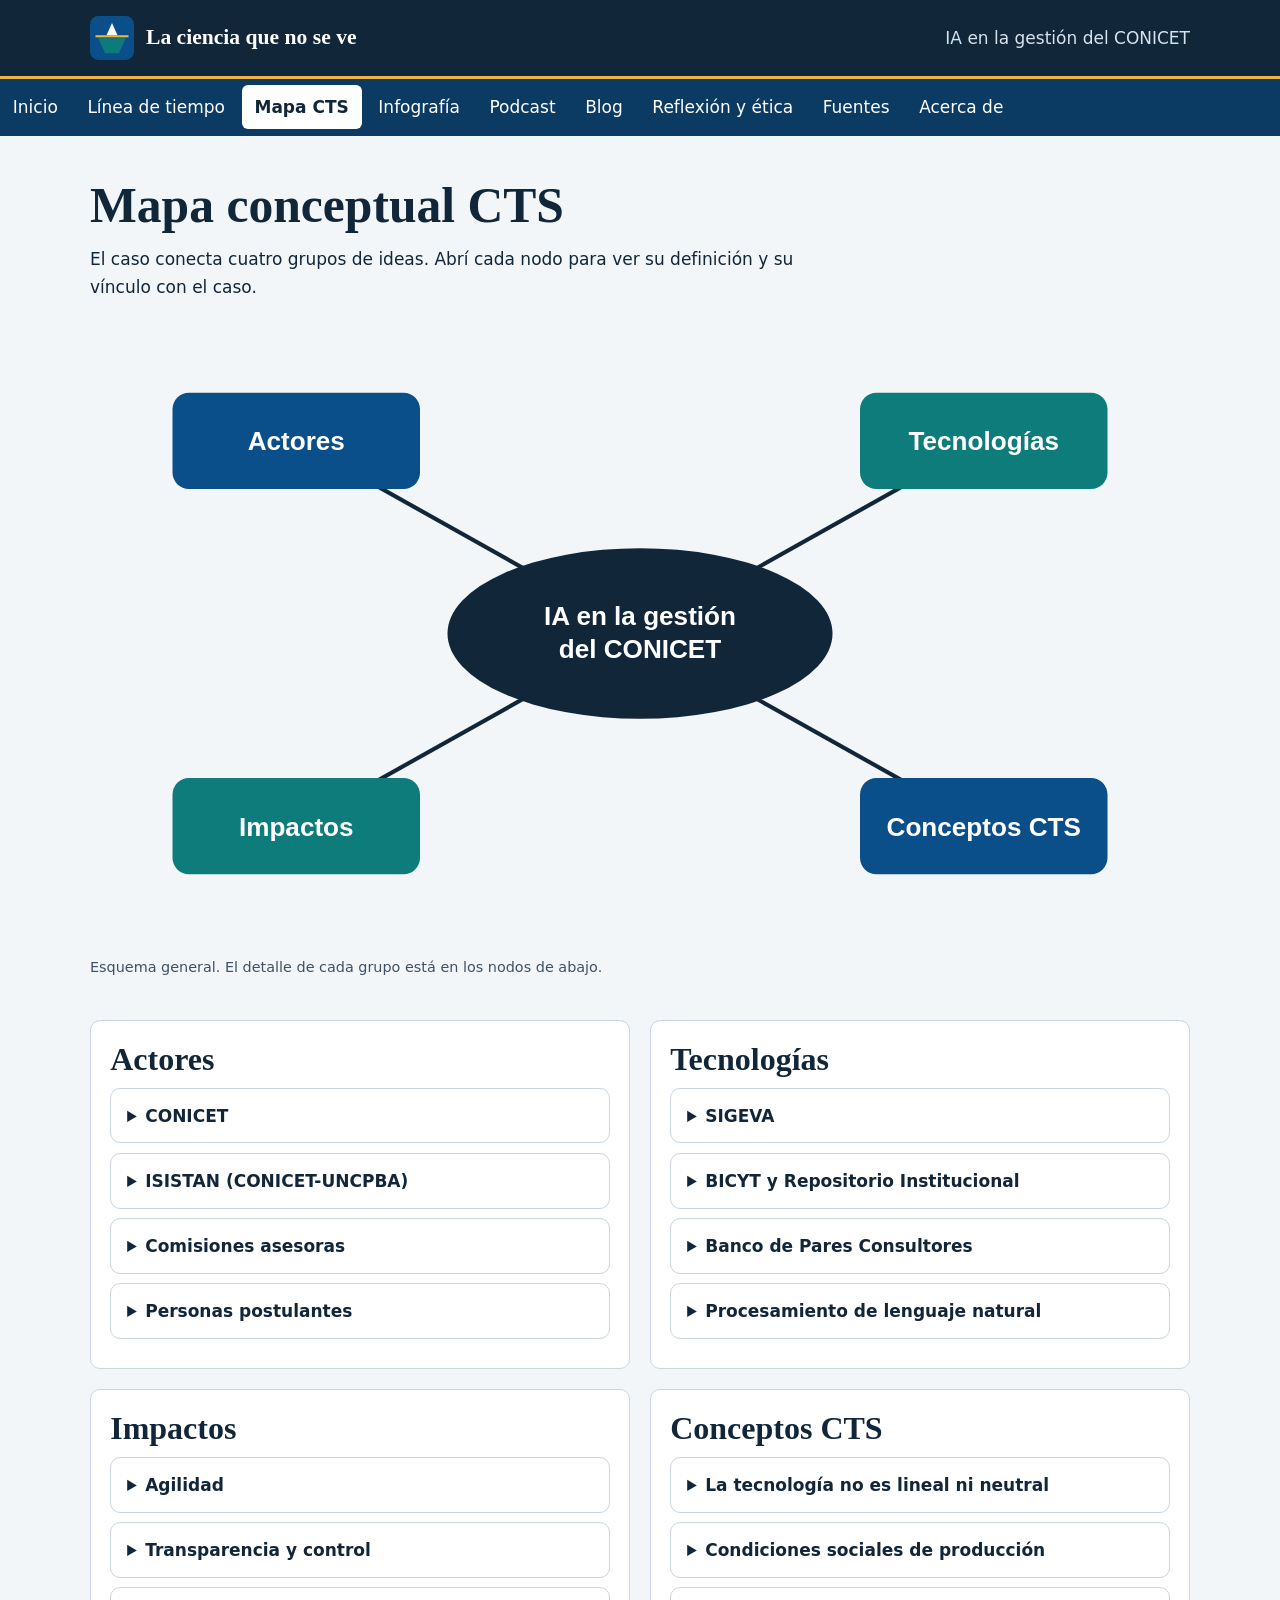
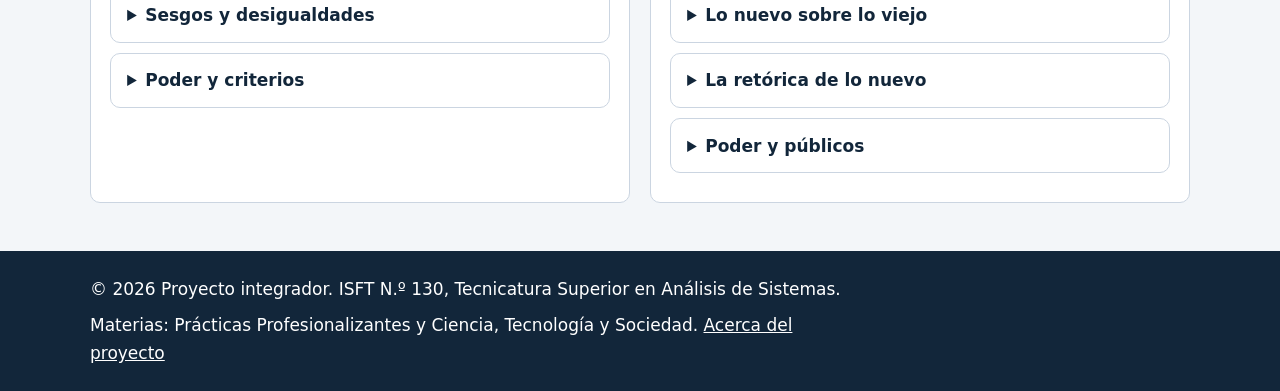
<file: mapa-conceptual.html>
<!DOCTYPE html>
<html lang="es">
<head>
  <meta charset="UTF-8">
  <meta name="viewport" content="width=device-width, initial-scale=1.0">
  <title>Mapa conceptual CTS | La ciencia que no se ve</title>
  <meta name="description" content="Mapa conceptual con los actores, las tecnologías, los impactos y los conceptos de Ciencia, Tecnología y Sociedad aplicados al caso.">
  <meta name="robots" content="index, follow">
  <link rel="canonical" href="https://villalvaernesto.github.io/la-ciencia-que-no-se-ve/mapa-conceptual.html">
  <link rel="icon" href="img/favicon.svg" type="image/svg+xml">
  <link rel="stylesheet" href="css/estilos.css">
  <meta property="og:type" content="website">
  <meta property="og:locale" content="es_AR">
  <meta property="og:title" content="Mapa conceptual CTS | La ciencia que no se ve">
  <meta property="og:description" content="Mapa conceptual con los actores, las tecnologías, los impactos y los conceptos de Ciencia, Tecnología y Sociedad aplicados al caso.">
  <meta property="og:url" content="https://villalvaernesto.github.io/la-ciencia-que-no-se-ve/mapa-conceptual.html">
  <meta property="og:image" content="https://villalvaernesto.github.io/la-ciencia-que-no-se-ve/img/og-portada.png">
  <script src="js/sitio.js" defer></script>
</head>
<body>
  <a class="salto" href="#contenido">Saltar al contenido principal</a>

  <header class="cabecera">
    <div class="contenedor cabecera__interior">
      <a class="marca" href="index.html"><img src="img/logo.svg" alt="" width="44" height="44"><span>La ciencia que no se ve</span></a>
      <p class="lema">IA en la gestión del CONICET</p>
    </div>
    <nav class="menu" aria-label="Navegación principal">
      <ul class="contenedor">
        <li><a href="index.html">Inicio</a></li>
        <li><a href="linea-de-tiempo.html">Línea de tiempo</a></li>
        <li><a href="mapa-conceptual.html" aria-current="page">Mapa CTS</a></li>
        <li><a href="infografia.html">Infografía</a></li>
        <li><a href="podcast.html">Podcast</a></li>
        <li><a href="blog.html">Blog</a></li>
        <li><a href="reflexion.html">Reflexión y ética</a></li>
        <li><a href="fuentes.html">Fuentes</a></li>
        <li><a href="acerca.html">Acerca de</a></li>
      </ul>
    </nav>
  </header>

  <main id="contenido" class="contenedor">

    <section aria-labelledby="titulo-mapa">
      <h1 id="titulo-mapa">Mapa conceptual CTS</h1>
      <p>El caso conecta cuatro grupos de ideas. Abrí cada nodo para ver su definición y su vínculo con el caso.</p>
      <figure>
        <img src="img/mapa-cts.svg" alt="Esquema con un nodo central, IA en la gestión del CONICET, unido a cuatro grupos: Actores, Tecnologías, Impactos y Conceptos CTS." width="800" height="460">
        <figcaption>Esquema general. El detalle de cada grupo está en los nodos de abajo.</figcaption>
      </figure>
    </section>

    <section class="mapa" aria-label="Nodos del mapa conceptual">

      <article class="tarjeta">
        <h2>Actores</h2>
        <details><summary>CONICET</summary><p>Organismo público de investigación que desarrolla la herramienta para gestionar becas, ingresos a la carrera y proyectos.</p></details>
        <details><summary>ISISTAN (CONICET-UNCPBA)</summary><p>Instituto Superior de Ingeniería del Software, parte del CCT CONICET Tandil. Desarrolló la herramienta junto con las gerencias del CONICET.</p></details>
        <details><summary>Comisiones asesoras</summary><p>Reciben una lista de especialistas sugeridos y mantienen la decisión final.</p></details>
        <details><summary>Personas postulantes</summary><p>Quienes se postulan a becas o a la carrera. Sus propuestas dependen de que se elijan bien los pares evaluadores.</p></details>
      </article>

      <article class="tarjeta">
        <h2>Tecnologías</h2>
        <details><summary>SIGEVA</summary><p>Sistema Integral de Gestión y Evaluación: fuente principal de información sobre la producción científico-tecnológica.</p></details>
        <details><summary>BICYT y Repositorio Institucional</summary><p>El Buscador Integral de Ciencia y Tecnología y el Repositorio Institucional aportan la producción de los posibles evaluadores.</p></details>
        <details><summary>Banco de Pares Consultores</summary><p>Conjunto de especialistas entre quienes el sistema busca a quienes mejor se ajustan a cada postulación.</p></details>
        <details><summary>Procesamiento de lenguaje natural</summary><p>Técnica que permite un análisis semántico: relaciona conceptos aunque estén expresados con palabras distintas o en distintos idiomas.</p></details>
      </article>

      <article class="tarjeta">
        <h2>Impactos</h2>
        <details><summary>Agilidad</summary><p>Se evita el rastreo manual de perfiles, que podía llevar semanas.</p></details>
        <details><summary>Transparencia y control</summary><p>Abre preguntas sobre qué datos se usan y quién puede revisar las recomendaciones. La Comisión Asesora de IA apunta a regular su uso.</p></details>
        <details><summary>Sesgos y desigualdades</summary><p>Si los criterios de afinidad favorecen siempre a los mismos grupos o instituciones, la tecnología reforzaría desigualdades. Es una pregunta que dejamos abierta.</p></details>
        <details><summary>Poder y criterios</summary><p>Quien diseña los criterios influye en quién evalúa a quién.</p></details>
      </article>

      <article class="tarjeta">
        <h2>Conceptos CTS</h2>
        <details><summary>La tecnología no es lineal ni neutral</summary><p>Depende de legitimaciones y disputas entre actores (Pinch y Bijker, 2008). Qué hace la IA y qué queda en manos humanas es una decisión social.</p></details>
        <details><summary>Condiciones sociales de producción</summary><p>Las tecnologías se desarrollan en condiciones sociales (Williams, 1992): el sistema se apoya en años de datos del propio sistema científico.</p></details>
        <details><summary>Lo nuevo sobre lo viejo</summary><p>Los nuevos mecanismos se construyen sobre los viejos (Silverstone, 2004): la IA apoya la evaluación entre pares, no la reemplaza.</p></details>
        <details><summary>La retórica de lo nuevo</summary><p>Lo "nuevo" suele asociarse a la ideología del progreso continuo (Dubois, 2000). Celebramos el logro, pero preguntamos para quién y con qué límites.</p></details>
        <details><summary>Poder y públicos</summary><p>Las tecnologías de comunicación están atravesadas por relaciones de poder (Mattelart, 1996), y los públicos producen sentidos (Mata, 1999).</p></details>
      </article>

    </section>

  </main>

  <footer class="pie">
    <div class="contenedor pie__interior">
      <p>© 2026 Proyecto integrador. ISFT N.º 130, Tecnicatura Superior en Análisis de Sistemas.</p>
      <p>Materias: Prácticas Profesionalizantes y Ciencia, Tecnología y Sociedad. <a href="acerca.html">Acerca del proyecto</a></p>
    </div>
  </footer>
</body>
</html>
</file>
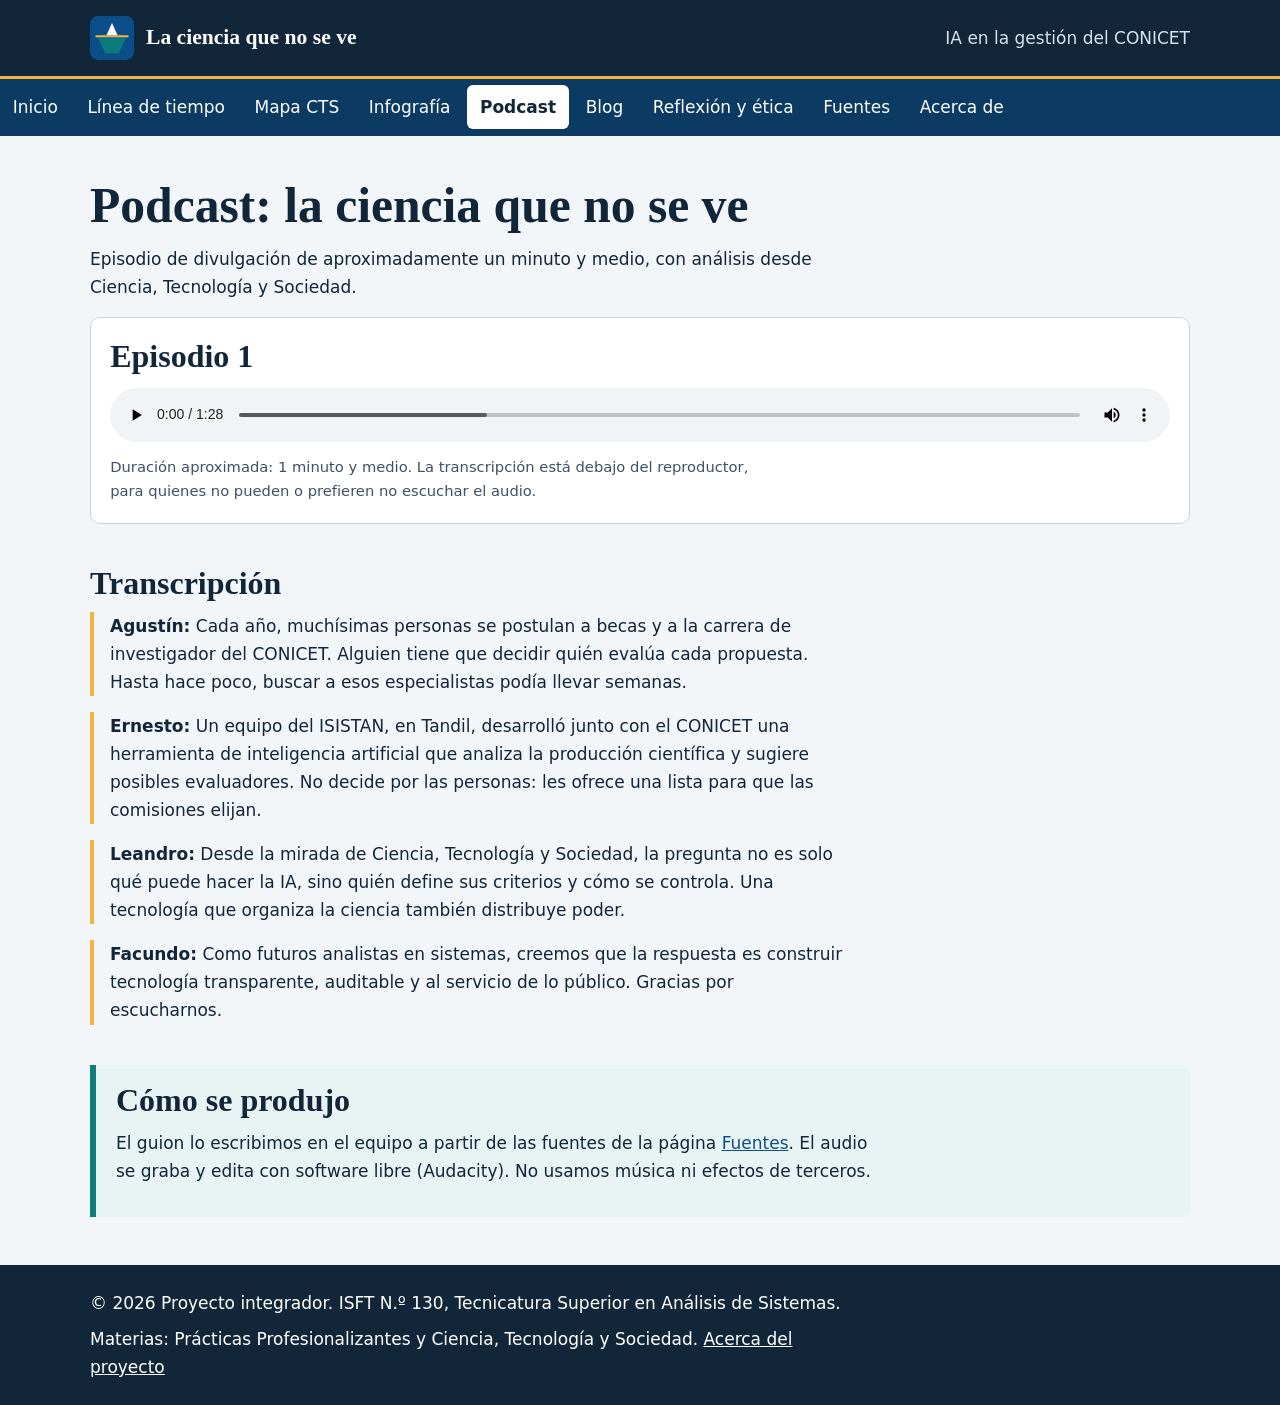
<file: podcast.html>
<!DOCTYPE html>
<html lang="es">
<head>
  <meta charset="UTF-8">
  <meta name="viewport" content="width=device-width, initial-scale=1.0">
  <title>Podcast | La ciencia que no se ve</title>
  <meta name="description" content="Episodio breve de divulgación sobre el uso de inteligencia artificial en la gestión del CONICET, con análisis desde Ciencia, Tecnología y Sociedad y transcripción completa.">
  <meta name="robots" content="index, follow">
  <link rel="canonical" href="https://villalvaernesto.github.io/la-ciencia-que-no-se-ve/podcast.html">
  <link rel="icon" href="img/favicon.svg" type="image/svg+xml">
  <link rel="stylesheet" href="css/estilos.css">
  <meta property="og:type" content="website">
  <meta property="og:locale" content="es_AR">
  <meta property="og:title" content="Podcast | La ciencia que no se ve">
  <meta property="og:description" content="Episodio breve de divulgación sobre el uso de inteligencia artificial en la gestión del CONICET, con análisis desde Ciencia, Tecnología y Sociedad y transcripción completa.">
  <meta property="og:url" content="https://villalvaernesto.github.io/la-ciencia-que-no-se-ve/podcast.html">
  <meta property="og:image" content="https://villalvaernesto.github.io/la-ciencia-que-no-se-ve/img/og-portada.png">
  <script src="js/sitio.js" defer></script>
</head>
<body>
  <a class="salto" href="#contenido">Saltar al contenido principal</a>

  <header class="cabecera">
    <div class="contenedor cabecera__interior">
      <a class="marca" href="index.html"><img src="img/logo.svg" alt="" width="44" height="44"><span>La ciencia que no se ve</span></a>
      <p class="lema">IA en la gestión del CONICET</p>
    </div>
    <nav class="menu" aria-label="Navegación principal">
      <ul class="contenedor">
        <li><a href="index.html">Inicio</a></li>
        <li><a href="linea-de-tiempo.html">Línea de tiempo</a></li>
        <li><a href="mapa-conceptual.html">Mapa CTS</a></li>
        <li><a href="infografia.html">Infografía</a></li>
        <li><a href="podcast.html" aria-current="page">Podcast</a></li>
        <li><a href="blog.html">Blog</a></li>
        <li><a href="reflexion.html">Reflexión y ética</a></li>
        <li><a href="fuentes.html">Fuentes</a></li>
        <li><a href="acerca.html">Acerca de</a></li>
      </ul>
    </nav>
  </header>

  <main id="contenido" class="contenedor">

    <section aria-labelledby="titulo-podcast">
      <h1 id="titulo-podcast">Podcast: la ciencia que no se ve</h1>
      <p>Episodio de divulgación de aproximadamente un minuto y medio, con análisis desde Ciencia, Tecnología y Sociedad.</p>
      <div class="tarjeta reproductor">
        <h2>Episodio 1</h2>
        <audio controls preload="metadata">
          <source src="audio/podcast-la-ciencia-que-no-se-ve.mp3" type="audio/mpeg">
          Tu navegador no puede reproducir este audio. Podés leer la transcripción completa más abajo.
        </audio>
        <p class="ayuda">Duración aproximada: 1 minuto y medio. La transcripción está debajo del reproductor, para quienes no pueden o prefieren no escuchar el audio.</p>
      </div>
    </section>

    <section aria-labelledby="titulo-transcripcion">
      <h2 id="titulo-transcripcion">Transcripción</h2>
      <p class="locucion"><strong>Agustín:</strong> Cada año, muchísimas personas se postulan a becas y a la carrera de investigador del CONICET. Alguien tiene que decidir quién evalúa cada propuesta. Hasta hace poco, buscar a esos especialistas podía llevar semanas.</p>
      <p class="locucion"><strong>Ernesto:</strong> Un equipo del ISISTAN, en Tandil, desarrolló junto con el CONICET una herramienta de inteligencia artificial que analiza la producción científica y sugiere posibles evaluadores. No decide por las personas: les ofrece una lista para que las comisiones elijan.</p>
      <p class="locucion"><strong>Leandro:</strong> Desde la mirada de Ciencia, Tecnología y Sociedad, la pregunta no es solo qué puede hacer la IA, sino quién define sus criterios y cómo se controla. Una tecnología que organiza la ciencia también distribuye poder.</p>
      <p class="locucion"><strong>Facundo:</strong> Como futuros analistas en sistemas, creemos que la respuesta es construir tecnología transparente, auditable y al servicio de lo público. Gracias por escucharnos.</p>
    </section>

    <aside class="nota" aria-labelledby="titulo-produccion">
      <h2 id="titulo-produccion">Cómo se produjo</h2>
      <p>El guion lo escribimos en el equipo a partir de las fuentes de la página <a href="fuentes.html">Fuentes</a>. El audio se graba y edita con software libre (Audacity). No usamos música ni efectos de terceros.</p>
    </aside>

  </main>

  <footer class="pie">
    <div class="contenedor pie__interior">
      <p>© 2026 Proyecto integrador. ISFT N.º 130, Tecnicatura Superior en Análisis de Sistemas.</p>
      <p>Materias: Prácticas Profesionalizantes y Ciencia, Tecnología y Sociedad. <a href="acerca.html">Acerca del proyecto</a></p>
    </div>
  </footer>
</body>
</html>
</file>
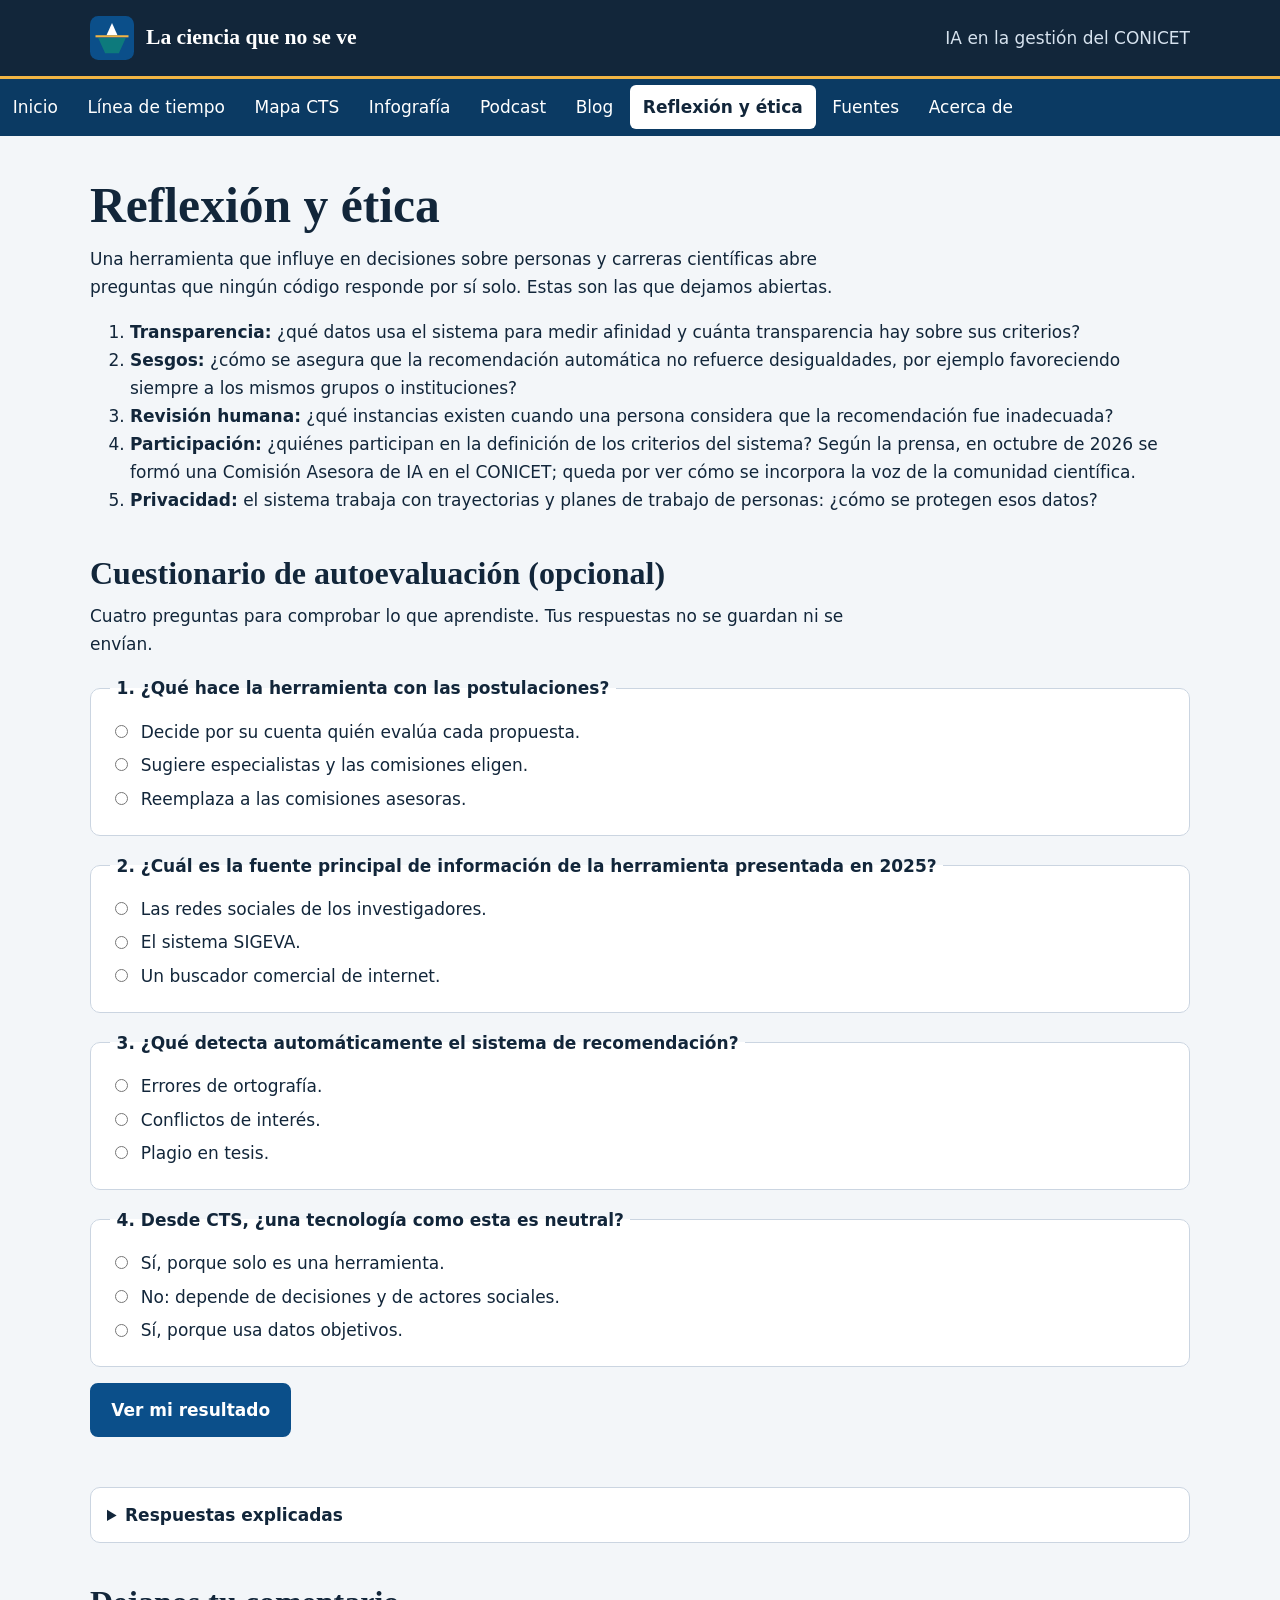
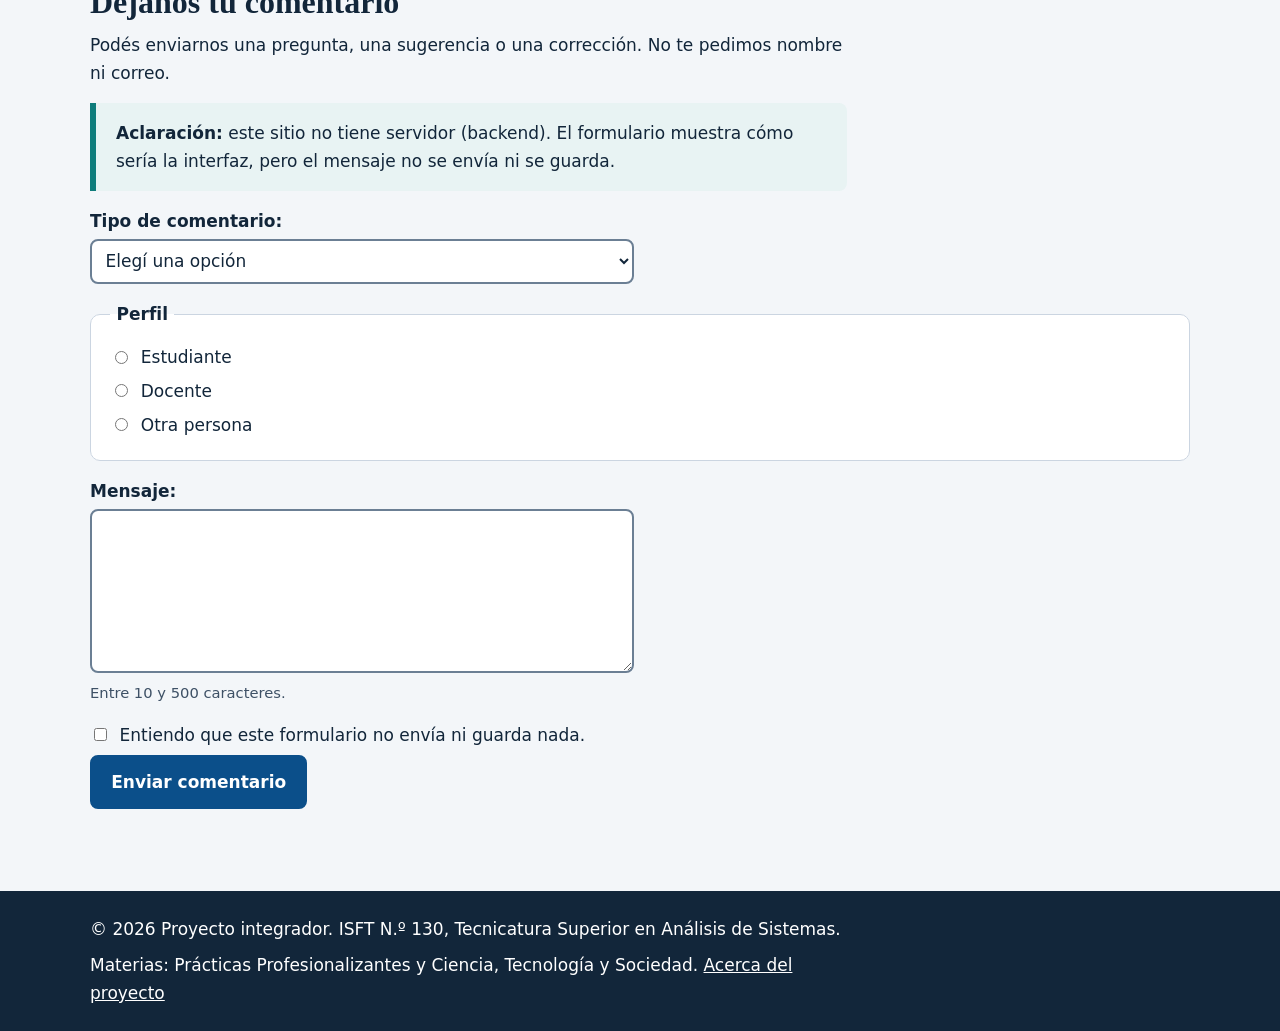
<file: reflexion.html>
<!DOCTYPE html>
<html lang="es">
<head>
  <meta charset="UTF-8">
  <meta name="viewport" content="width=device-width, initial-scale=1.0">
  <title>Reflexión y ética | La ciencia que no se ve</title>
  <meta name="description" content="Preguntas abiertas sobre transparencia, sesgos, privacidad y rol humano en el uso de IA en la gestión científica, con un cuestionario de autoevaluación.">
  <meta name="robots" content="index, follow">
  <link rel="canonical" href="https://villalvaernesto.github.io/la-ciencia-que-no-se-ve/reflexion.html">
  <link rel="icon" href="img/favicon.svg" type="image/svg+xml">
  <link rel="stylesheet" href="css/estilos.css">
  <meta property="og:type" content="website">
  <meta property="og:locale" content="es_AR">
  <meta property="og:title" content="Reflexión y ética | La ciencia que no se ve">
  <meta property="og:description" content="Preguntas abiertas sobre transparencia, sesgos, privacidad y rol humano en el uso de IA en la gestión científica, con un cuestionario de autoevaluación.">
  <meta property="og:url" content="https://villalvaernesto.github.io/la-ciencia-que-no-se-ve/reflexion.html">
  <meta property="og:image" content="https://villalvaernesto.github.io/la-ciencia-que-no-se-ve/img/og-portada.png">
  <script src="js/sitio.js" defer></script>
</head>
<body>
  <a class="salto" href="#contenido">Saltar al contenido principal</a>

  <header class="cabecera">
    <div class="contenedor cabecera__interior">
      <a class="marca" href="index.html"><img src="img/logo.svg" alt="" width="44" height="44"><span>La ciencia que no se ve</span></a>
      <p class="lema">IA en la gestión del CONICET</p>
    </div>
    <nav class="menu" aria-label="Navegación principal">
      <ul class="contenedor">
        <li><a href="index.html">Inicio</a></li>
        <li><a href="linea-de-tiempo.html">Línea de tiempo</a></li>
        <li><a href="mapa-conceptual.html">Mapa CTS</a></li>
        <li><a href="infografia.html">Infografía</a></li>
        <li><a href="podcast.html">Podcast</a></li>
        <li><a href="blog.html">Blog</a></li>
        <li><a href="reflexion.html" aria-current="page">Reflexión y ética</a></li>
        <li><a href="fuentes.html">Fuentes</a></li>
        <li><a href="acerca.html">Acerca de</a></li>
      </ul>
    </nav>
  </header>

  <main id="contenido" class="contenedor">

    <section aria-labelledby="titulo-reflexion">
      <h1 id="titulo-reflexion">Reflexión y ética</h1>
      <p>Una herramienta que influye en decisiones sobre personas y carreras científicas abre preguntas que ningún código responde por sí solo. Estas son las que dejamos abiertas.</p>
      <ol>
        <li><strong>Transparencia:</strong> ¿qué datos usa el sistema para medir afinidad y cuánta transparencia hay sobre sus criterios?</li>
        <li><strong>Sesgos:</strong> ¿cómo se asegura que la recomendación automática no refuerce desigualdades, por ejemplo favoreciendo siempre a los mismos grupos o instituciones?</li>
        <li><strong>Revisión humana:</strong> ¿qué instancias existen cuando una persona considera que la recomendación fue inadecuada?</li>
        <li><strong>Participación:</strong> ¿quiénes participan en la definición de los criterios del sistema? Según la prensa, en octubre de 2026 se formó una Comisión Asesora de IA en el CONICET; queda por ver cómo se incorpora la voz de la comunidad científica.</li>
        <li><strong>Privacidad:</strong> el sistema trabaja con trayectorias y planes de trabajo de personas: ¿cómo se protegen esos datos?</li>
      </ol>
    </section>

    <section aria-labelledby="titulo-quiz">
      <h2 id="titulo-quiz">Cuestionario de autoevaluación (opcional)</h2>
      <p>Cuatro preguntas para comprobar lo que aprendiste. Tus respuestas no se guardan ni se envían.</p>
      <form id="quiz" action="#resultado-quiz">
        <fieldset>
          <legend>1. ¿Qué hace la herramienta con las postulaciones?</legend>
          <label class="opcion"><input type="radio" name="p1" value="a" required> Decide por su cuenta quién evalúa cada propuesta.</label>
          <label class="opcion"><input type="radio" name="p1" value="b" data-correcta="si"> Sugiere especialistas y las comisiones eligen.</label>
          <label class="opcion"><input type="radio" name="p1" value="c"> Reemplaza a las comisiones asesoras.</label>
        </fieldset>
        <fieldset>
          <legend>2. ¿Cuál es la fuente principal de información de la herramienta presentada en 2025?</legend>
          <label class="opcion"><input type="radio" name="p2" value="a" required> Las redes sociales de los investigadores.</label>
          <label class="opcion"><input type="radio" name="p2" value="b" data-correcta="si"> El sistema SIGEVA.</label>
          <label class="opcion"><input type="radio" name="p2" value="c"> Un buscador comercial de internet.</label>
        </fieldset>
        <fieldset>
          <legend>3. ¿Qué detecta automáticamente el sistema de recomendación?</legend>
          <label class="opcion"><input type="radio" name="p3" value="a" required> Errores de ortografía.</label>
          <label class="opcion"><input type="radio" name="p3" value="b" data-correcta="si"> Conflictos de interés.</label>
          <label class="opcion"><input type="radio" name="p3" value="c"> Plagio en tesis.</label>
        </fieldset>
        <fieldset>
          <legend>4. Desde CTS, ¿una tecnología como esta es neutral?</legend>
          <label class="opcion"><input type="radio" name="p4" value="a" required> Sí, porque solo es una herramienta.</label>
          <label class="opcion"><input type="radio" name="p4" value="b" data-correcta="si"> No: depende de decisiones y de actores sociales.</label>
          <label class="opcion"><input type="radio" name="p4" value="c"> Sí, porque usa datos objetivos.</label>
        </fieldset>
        <button class="boton" type="submit">Ver mi resultado</button>
        <p id="resultado-quiz" class="estado" role="status"></p>
      </form>

      <details>
        <summary>Respuestas explicadas</summary>
        <ol>
          <li>Sugiere especialistas y las comisiones eligen. La herramienta es un insumo no vinculante: la decisión final sigue en manos humanas.</li>
          <li>El sistema SIGEVA, el Sistema Integral de Gestión y Evaluación, es la fuente principal de la herramienta presentada en 2025.</li>
          <li>Conflictos de interés: el sistema excluye a posibles evaluadores con incompatibilidades respecto de la persona que se postula.</li>
          <li>No es neutral. Según Pinch y Bijker (2008), la tecnología depende de legitimaciones y disputas entre actores sociales.</li>
        </ol>
      </details>
    </section>

    <section aria-labelledby="titulo-comentario">
      <h2 id="titulo-comentario">Dejanos tu comentario</h2>
      <p>Podés enviarnos una pregunta, una sugerencia o una corrección. No te pedimos nombre ni correo.</p>
      <p class="nota"><strong>Aclaración:</strong> este sitio no tiene servidor (backend). El formulario muestra cómo sería la interfaz, pero el mensaje no se envía ni se guarda.</p>
      <form id="comentario" action="#estado-comentario">
        <label for="tipo-comentario">Tipo de comentario:</label>
        <select id="tipo-comentario" name="tipo-comentario" required>
          <option value="">Elegí una opción</option>
          <option value="pregunta">Pregunta</option>
          <option value="sugerencia">Sugerencia</option>
          <option value="correccion">Corrección</option>
        </select>

        <fieldset>
          <legend>Perfil</legend>
          <label class="opcion"><input type="radio" name="perfil" value="estudiante" required> Estudiante</label>
          <label class="opcion"><input type="radio" name="perfil" value="docente"> Docente</label>
          <label class="opcion"><input type="radio" name="perfil" value="otro"> Otra persona</label>
        </fieldset>

        <label for="mensaje">Mensaje:</label>
        <textarea id="mensaje" name="mensaje" rows="5" required minlength="10" maxlength="500" aria-describedby="ayuda-mensaje"></textarea>
        <p id="ayuda-mensaje" class="ayuda">Entre 10 y 500 caracteres.</p>

        <label class="opcion"><input type="checkbox" name="entiende" value="si" required> Entiendo que este formulario no envía ni guarda nada.</label>

        <button class="boton" type="submit">Enviar comentario</button>
        <p id="estado-comentario" class="estado" role="status"></p>
      </form>
    </section>

  </main>

  <footer class="pie">
    <div class="contenedor pie__interior">
      <p>© 2026 Proyecto integrador. ISFT N.º 130, Tecnicatura Superior en Análisis de Sistemas.</p>
      <p>Materias: Prácticas Profesionalizantes y Ciencia, Tecnología y Sociedad. <a href="acerca.html">Acerca del proyecto</a></p>
    </div>
  </footer>
</body>
</html>
</file>
<file: css/estilos.css>
/* La ciencia que no se ve: IA en la gestión del CONICET
   Hoja de estilos única. Orden: 1 Variables, 2 Base, 3 Accesibilidad, 4 Cabecera y menú,
   5 Componentes, 6 Formularios, 7 Pie, 8 Responsive. */

/* 1. Variables */
:root {
  --tinta: #12263a;
  --fondo: #f3f6f9;
  --superficie: #ffffff;
  --primario: #0b4f8a;
  --secundario: #0e7c7b;
  --acento: #f2b544;
  --borde: #cbd5e1;
  --suave: #3e5166;
  --nota: #e8f3f3;
  --menu: #0b3a63;
}

/* 2. Base */
*, *::before, *::after { box-sizing: border-box; }
html { scroll-behavior: smooth; }
body { margin: 0; font: 1.0625rem/1.65 "Segoe UI", system-ui, -apple-system, Roboto, sans-serif; color: var(--tinta); background: var(--fondo); }
.contenedor { width: min(1100px, 92%); margin-inline: auto; }
h1, h2, h3 { font-family: Georgia, "Times New Roman", serif; line-height: 1.2; margin: 0 0 .6rem; }
h1 { font-size: clamp(2rem, 5vw, 3.1rem); }
h2 { font-size: clamp(1.45rem, 3vw, 2rem); }
h3 { font-size: 1.25rem; }
p { margin: 0 0 1rem; max-width: 70ch; }
a { color: var(--primario); }
a:hover { text-decoration-thickness: 3px; }
main section { margin-block: 2.5rem; }
img { max-width: 100%; height: auto; }
figure { margin: 0; }
figure img { display: block; width: 100%; border-radius: 10px; background: var(--superficie); }
figcaption { font-size: .9rem; color: var(--suave); margin-top: .4rem; }

/* 3. Accesibilidad */
:focus-visible { outline: 3px solid var(--primario); outline-offset: 3px; }
.cabecera :focus-visible, .pie :focus-visible { outline-color: #ffffff; }
.salto { position: absolute; left: .5rem; top: -4rem; z-index: 50; background: var(--tinta); color: #fff; padding: .7rem 1rem; border-radius: 6px; }
.salto:focus { top: .5rem; }
@media (prefers-reduced-motion: reduce) { html { scroll-behavior: auto; } }

/* 4. Cabecera y menú (Flexbox) */
.cabecera { background: var(--tinta); color: #fff; }
.cabecera__interior { display: flex; flex-wrap: wrap; align-items: center; justify-content: space-between; gap: .5rem 1.5rem; padding: 1rem 0; }
.marca { display: flex; align-items: center; gap: .75rem; color: #fff; text-decoration: none; font-family: Georgia, serif; font-size: 1.35rem; font-weight: 700; }
.lema { margin: 0; color: #d6e2ee; }
.menu { background: var(--menu); border-top: 3px solid var(--acento); }
.menu ul { display: flex; flex-wrap: wrap; gap: .25rem; list-style: none; margin: 0; padding: .4rem 0; }
.menu a { display: block; padding: .5rem .8rem; color: #fff; text-decoration: none; border-radius: 6px; }
.menu a:hover { background: rgba(255, 255, 255, .18); }
.menu a[aria-current="page"] { background: #fff; color: var(--tinta); font-weight: 700; }

/* 5. Componentes */
.hero { display: grid; grid-template-columns: 1.1fr .9fr; gap: 2rem; align-items: center; margin-top: 2.5rem; }
.etiqueta { display: inline-block; background: var(--acento); color: var(--tinta); padding: .15rem .8rem; border-radius: 999px; font-weight: 700; font-size: .9rem; }
.bajada { font-size: 1.2rem; }
.boton { display: inline-block; margin: 0 .5rem .5rem 0; background: var(--primario); color: #fff; padding: .7rem 1.2rem; border: 2px solid var(--primario); border-radius: 8px; text-decoration: none; font: inherit; font-weight: 600; cursor: pointer; }
.boton--secundario { background: transparent; color: var(--primario); }
.boton:hover { background: var(--tinta); border-color: var(--tinta); color: #fff; }
.tarjetas { display: grid; grid-template-columns: repeat(auto-fit, minmax(16rem, 1fr)); gap: 1.25rem; list-style: none; padding: 0; margin: 0 0 1rem; }
.tarjeta { background: var(--superficie); border: 1px solid var(--borde); border-radius: 10px; padding: 1.2rem; }
.tarjeta h3 { margin-top: 0; }
.tarjeta p:last-child { margin-bottom: 0; }
.tarjeta--enlace { padding: 0; }
.tarjeta--enlace a { display: block; height: 100%; padding: 1.2rem; color: inherit; text-decoration: none; border-radius: 10px; }
.tarjeta--enlace a:hover { background: var(--nota); }
.tarjeta--enlace h3 { color: var(--primario); }
.nota { background: var(--nota); border-left: 6px solid var(--secundario); padding: 1rem 1.25rem; border-radius: 0 8px 8px 0; }
details { background: var(--superficie); border: 1px solid var(--borde); border-radius: 10px; padding: .2rem 1rem; margin: .6rem 0; }
summary { cursor: pointer; font-weight: 700; padding: .6rem 0; }
details[open] > summary { border-bottom: 1px solid var(--borde); margin-bottom: .6rem; }
.linea { list-style: none; margin: 0; padding: 0 0 0 1.6rem; border-left: 4px solid var(--secundario); }
.linea > li { position: relative; margin: 0 0 1rem; }
.linea > li::before { content: ""; position: absolute; left: -2.2rem; top: 1.1rem; width: 14px; height: 14px; border-radius: 50%; background: var(--acento); border: 3px solid var(--secundario); }
.pasos { list-style: none; counter-reset: paso; padding: 0; margin: 0; }
.pasos > li { counter-increment: paso; }
.pasos summary::before { content: counter(paso); display: inline-grid; place-items: center; width: 2rem; height: 2rem; margin-right: .7rem; border-radius: 50%; background: var(--primario); color: #fff; }
.mapa { display: grid; grid-template-columns: repeat(2, 1fr); gap: 1.25rem; }
.mapa h3 { color: var(--secundario); }
.reproductor audio { display: block; width: 100%; margin: .8rem 0; }
.locucion { border-left: 4px solid var(--acento); padding-left: 1rem; margin-bottom: 1rem; }
.fuentes { list-style: none; padding: 0; display: grid; gap: .8rem; }
.fuente { background: var(--superficie); border: 1px solid var(--borde); border-radius: 10px; padding: .9rem 1.1rem; margin: 0; }
.fuente[hidden] { display: none; }
.fuente p { margin: 0 0 .3rem; }
.fuente small { color: var(--suave); font-weight: 700; }
.tabla-scroll { overflow-x: auto; margin: 1rem 0; }
table { border-collapse: collapse; width: 100%; background: var(--superficie); }
caption { text-align: left; font-weight: 700; padding-bottom: .4rem; }
th, td { border: 1px solid var(--borde); padding: .5rem .8rem; text-align: left; vertical-align: top; }
th { background: #e3ecf5; }

/* 6. Formularios */
label { display: block; font-weight: 600; margin: .9rem 0 .25rem; }
input, select, textarea { font: inherit; width: 100%; max-width: 34rem; padding: .6rem; border: 2px solid #6b7f94; border-radius: 8px; background: #fff; color: var(--tinta); }
input[type="radio"], input[type="checkbox"] { width: auto; max-width: none; margin-top: .45rem; }
.opcion { display: flex; align-items: flex-start; gap: .6rem; font-weight: 400; margin: .35rem 0; }
fieldset { border: 1px solid var(--borde); border-radius: 10px; padding: .6rem 1.2rem 1rem; margin: 1rem 0; background: var(--superficie); }
legend { font-weight: 700; padding: 0 .4rem; }
.filtros { display: flex; flex-wrap: wrap; gap: .3rem 1.4rem; }
.ayuda { font-size: .92rem; color: var(--suave); }
.estado { min-height: 1.6rem; font-weight: 600; }
button { font: inherit; }

/* 7. Pie */
.pie { background: var(--tinta); color: #fff; padding: 1.5rem 0; margin-top: 3rem; }
.pie a { color: #fff; }
.pie__interior { display: flex; flex-wrap: wrap; justify-content: space-between; gap: .5rem 2rem; }
.pie p { margin: 0; }

/* 8. Responsive */
@media (max-width: 800px) {
  .hero, .mapa { grid-template-columns: 1fr; }
  .menu a { padding: .65rem .75rem; }
}
@media (max-width: 480px) {
  body { font-size: 1rem; }
  .linea { padding-left: 1.2rem; }
  .linea > li::before { left: -1.85rem; }
}
@media print { .menu, .salto { display: none; } }
</file>
